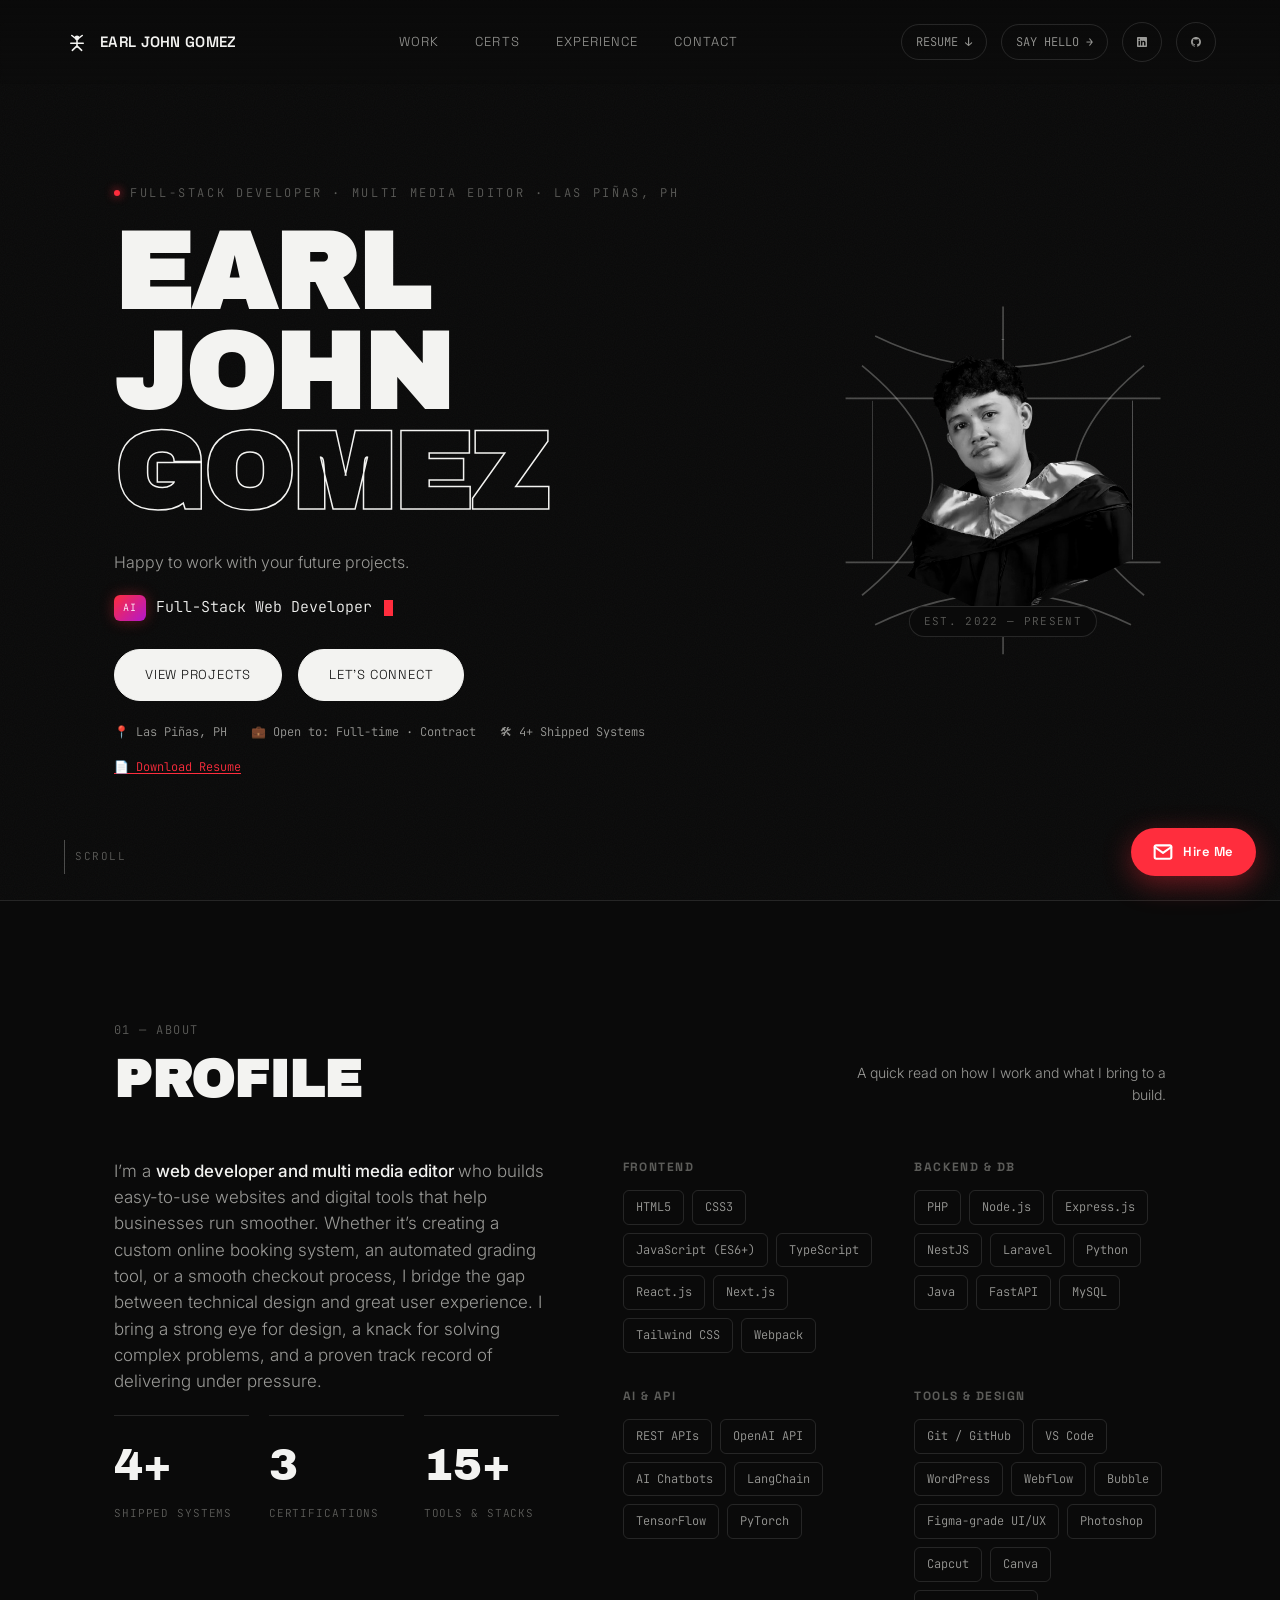
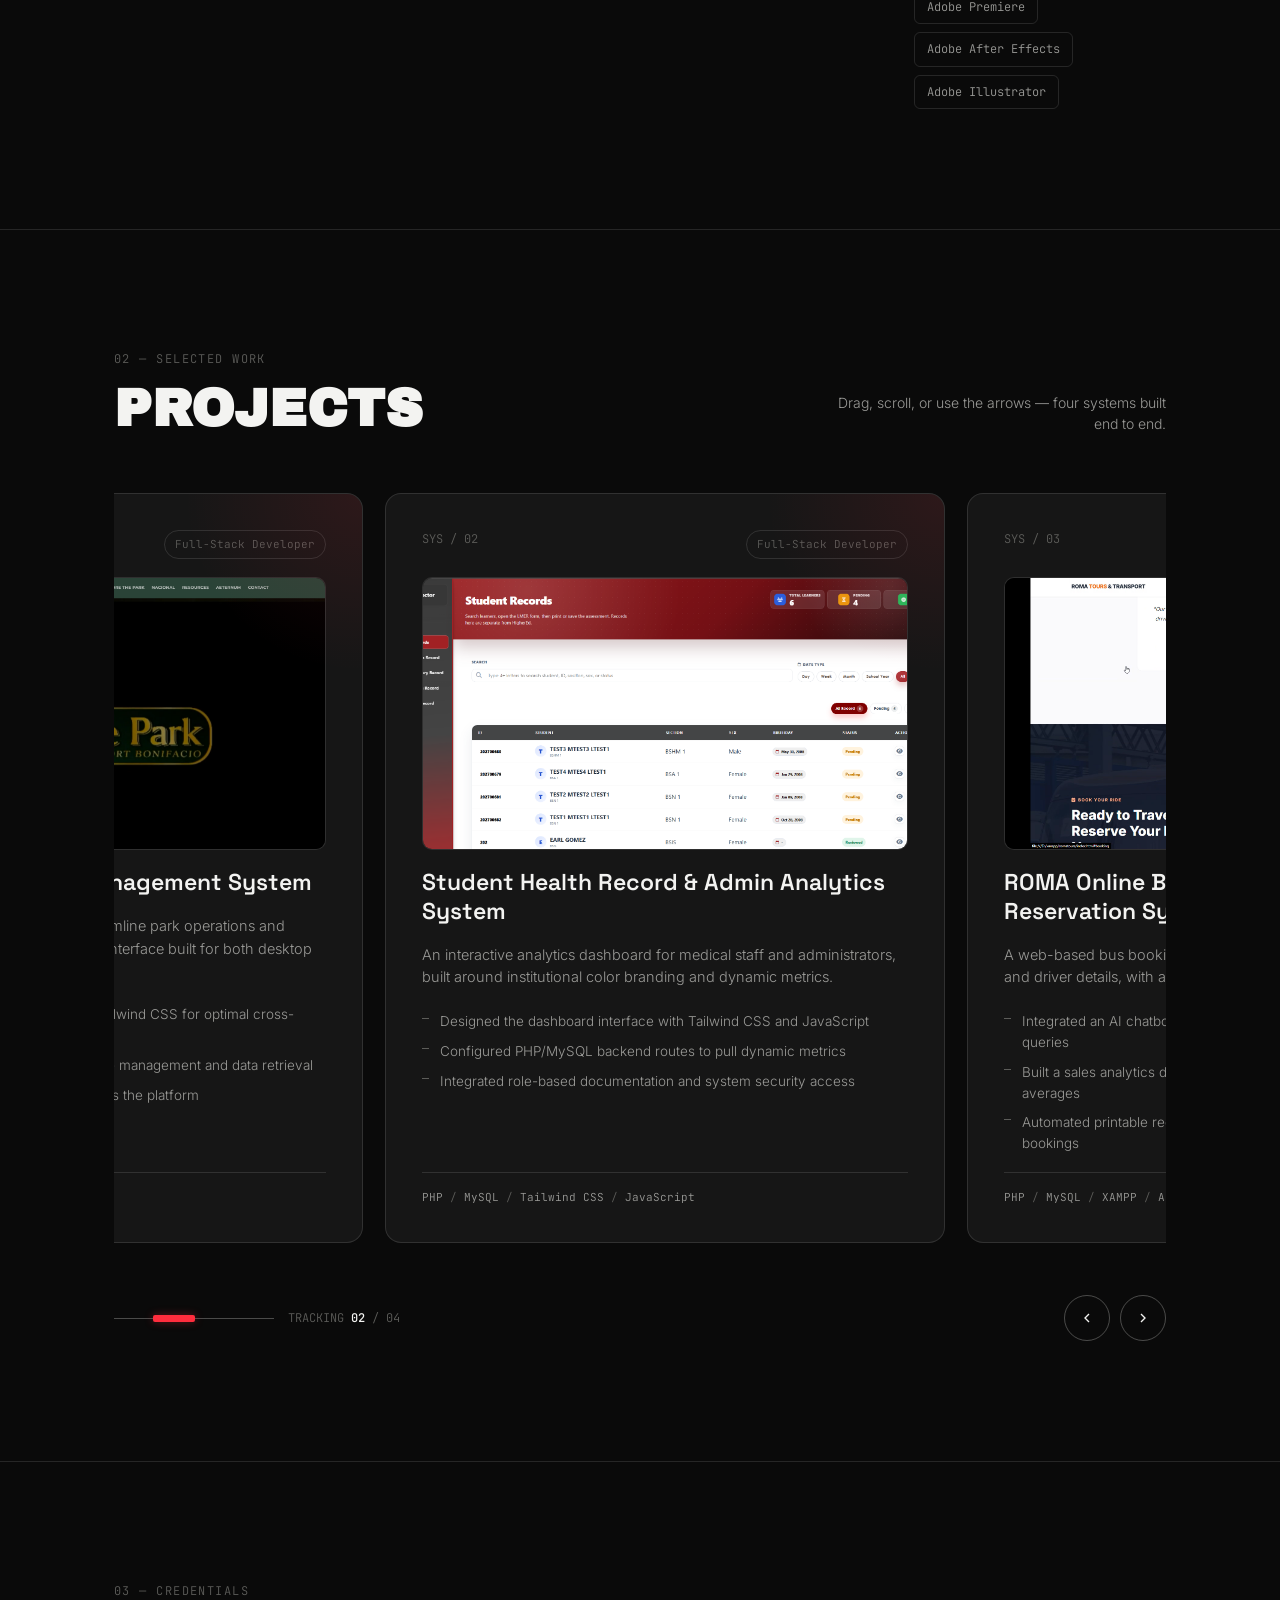
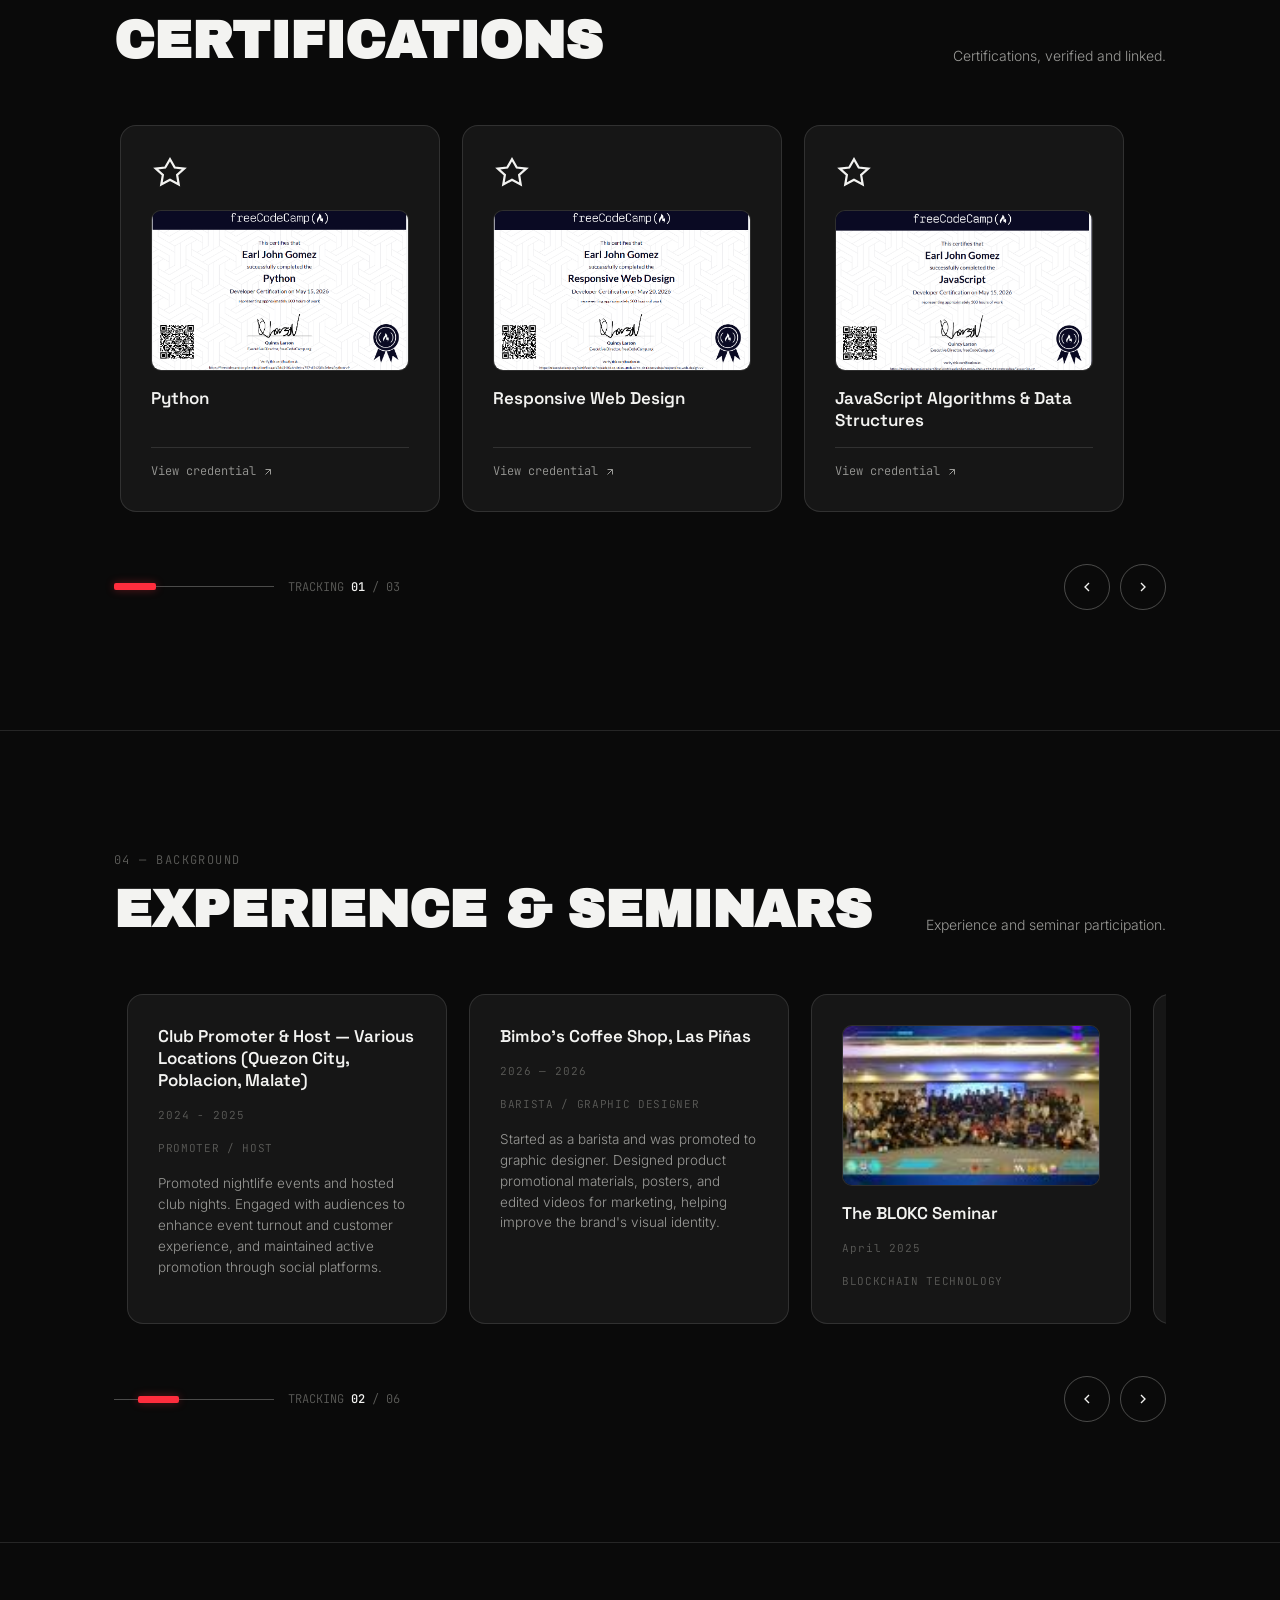
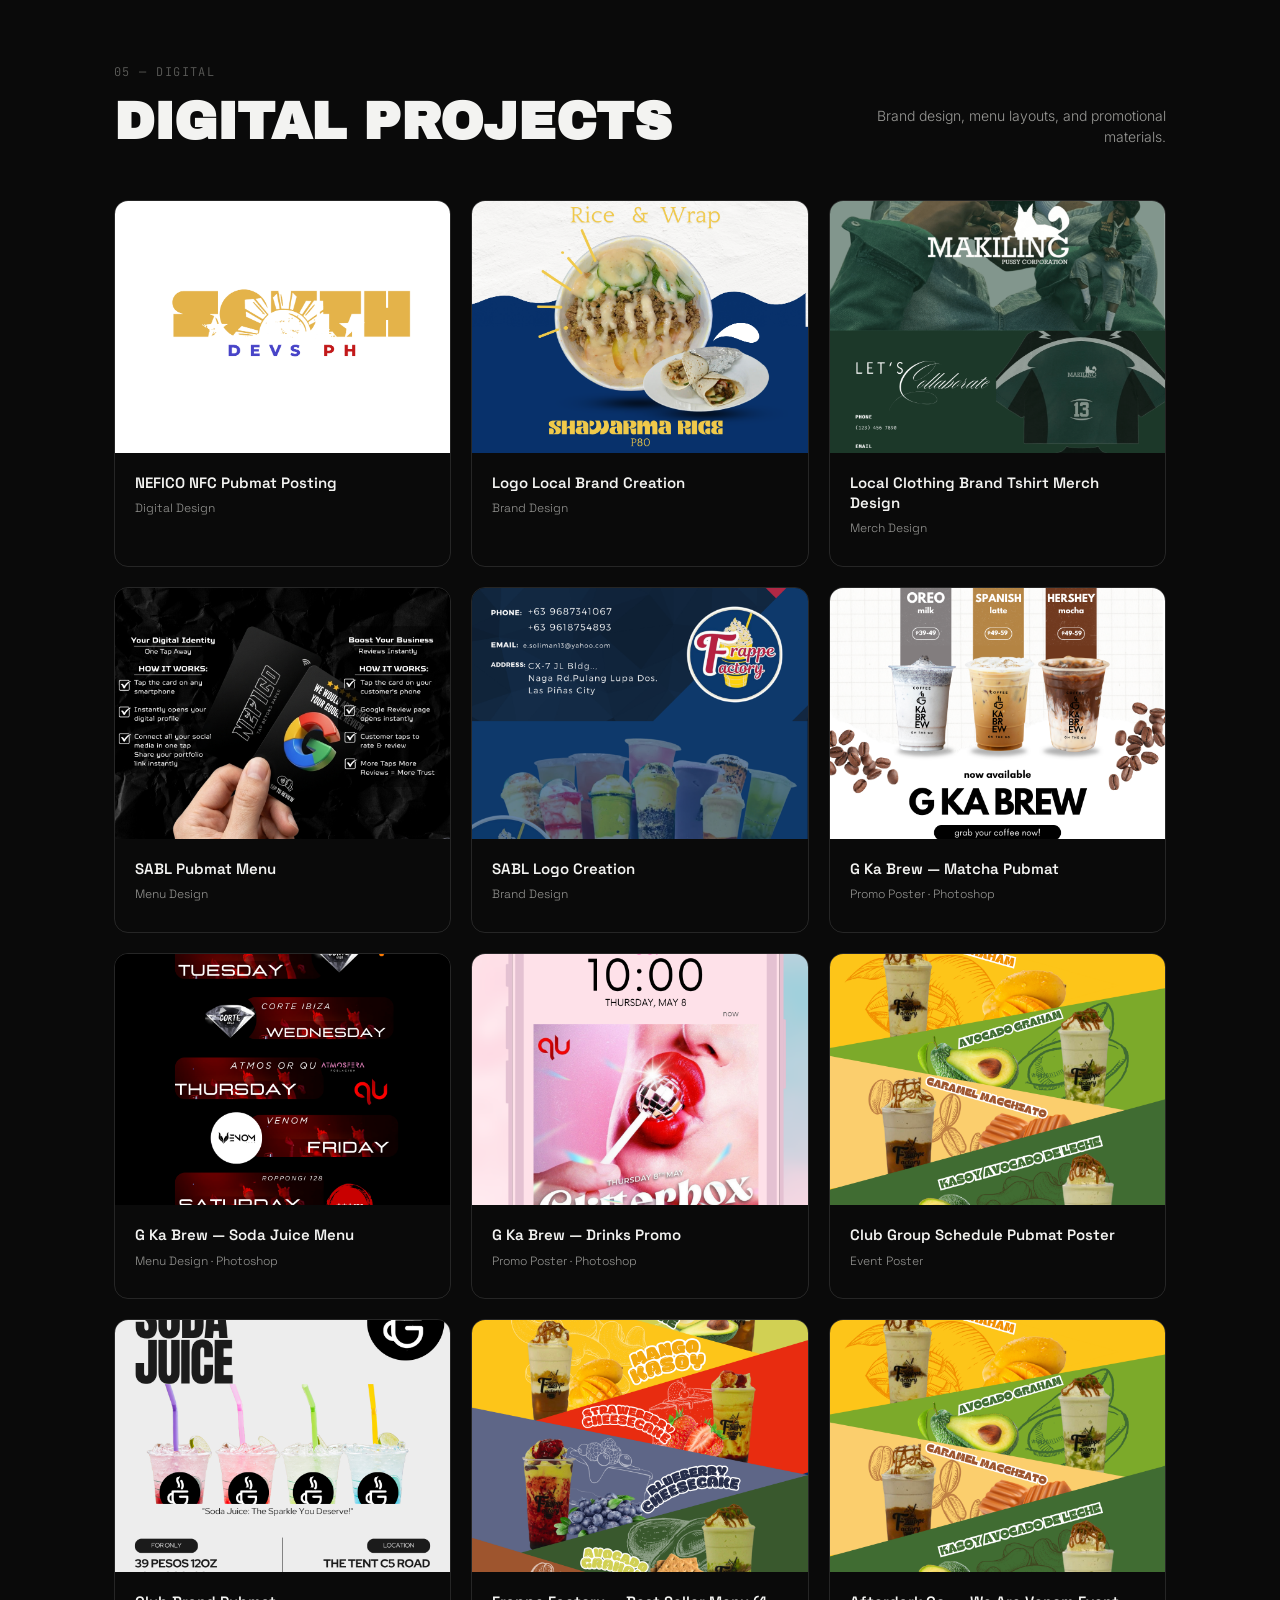
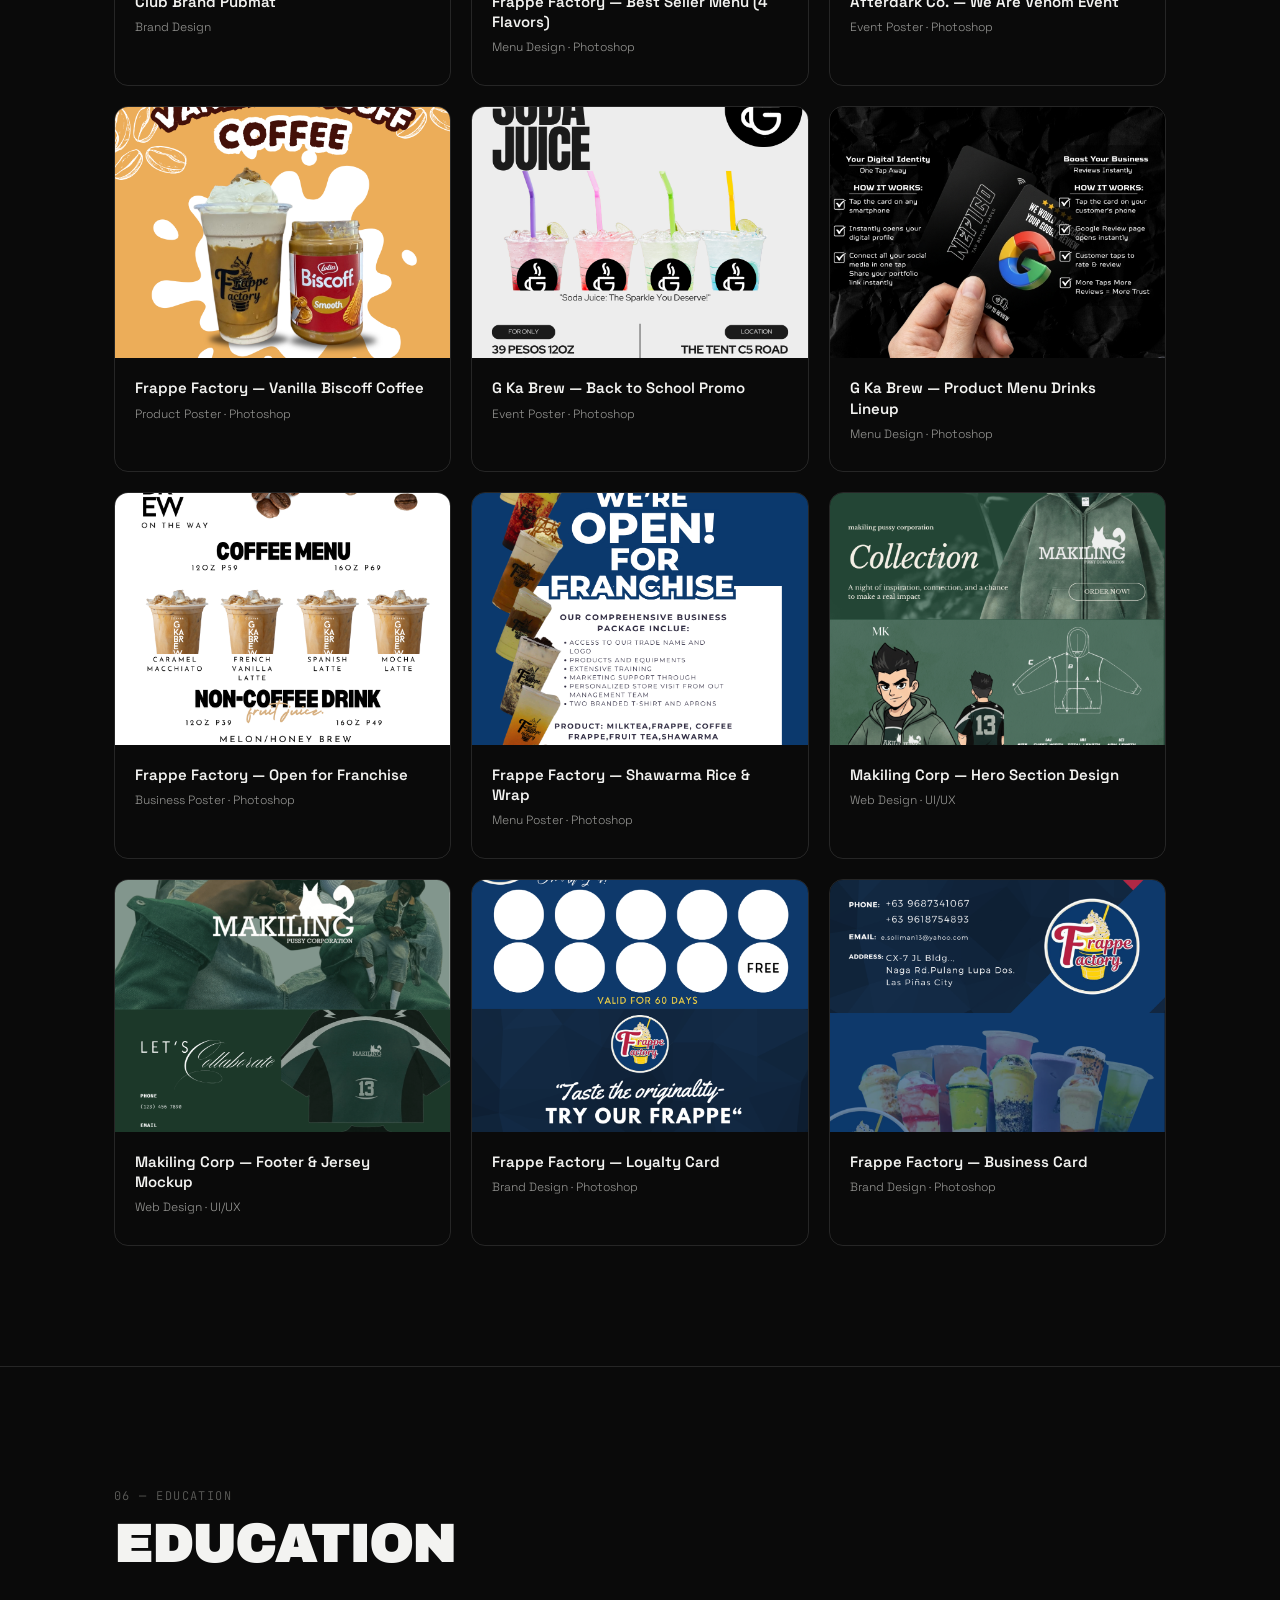
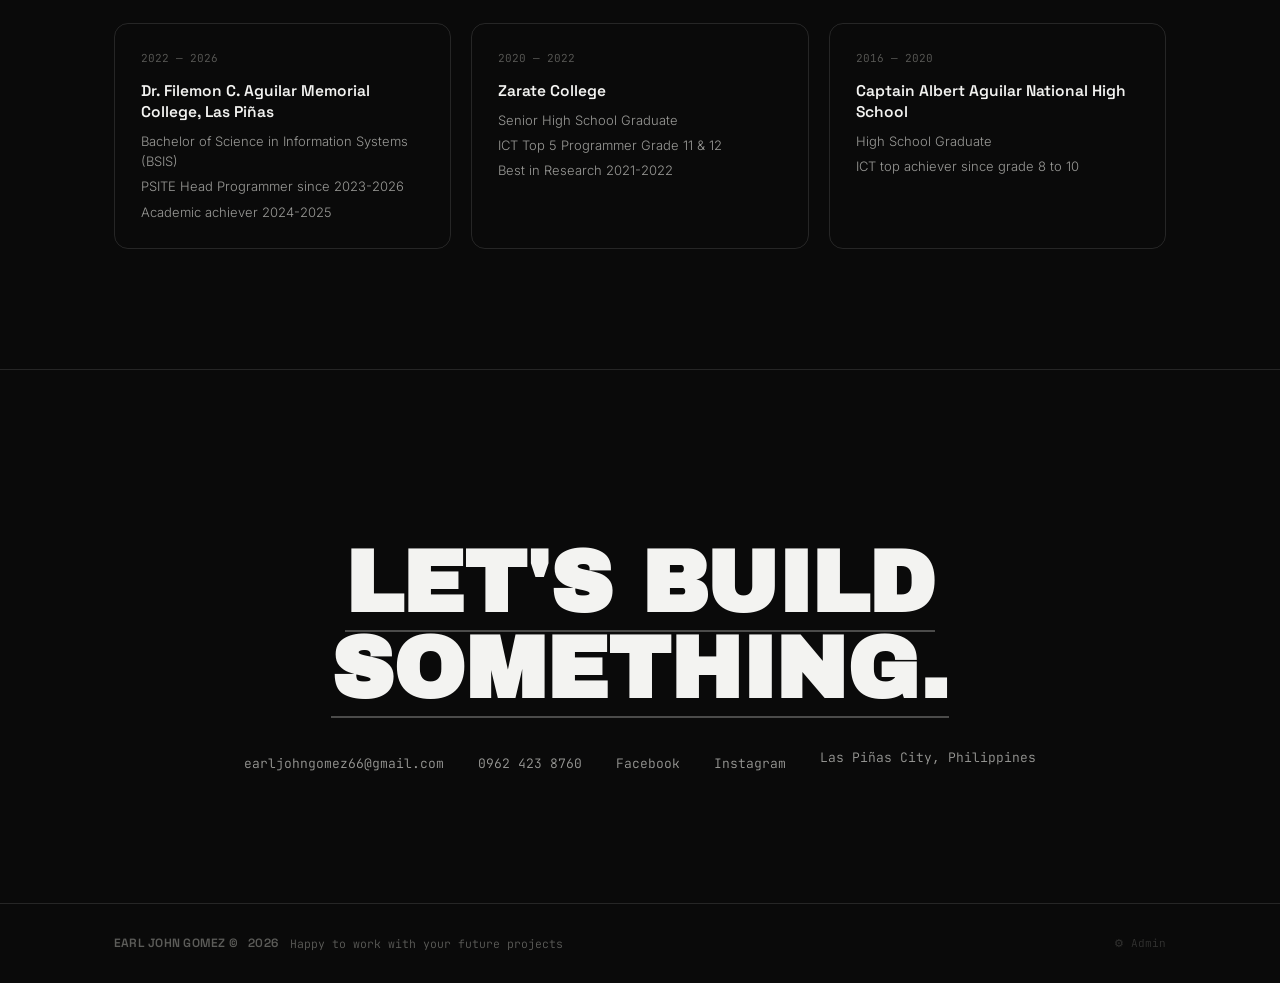
<file: index.html>
<!doctype html>
<html lang="en">
  <head>
    <meta charset="UTF-8" />
    <meta name="viewport" content="width=device-width, initial-scale=1.0" />
    <title>Earl John Gomez — Full-Stack Web Developer</title>
    <meta
      name="description"
      content="Portfolio of Earl John Gomez, full-stack web developer."
    />
    <meta property="og:type" content="website" />
    <meta
      property="og:title"
      content="Earl John Gomez — Full-Stack Web Developer"
    />
    <meta
      property="og:description"
      content="Full-stack developer building responsive web apps, AI-integrated platforms, and backend systems."
    />
    <meta name="twitter:card" content="summary" />
    <meta
      name="twitter:title"
      content="Earl John Gomez — Full-Stack Web Developer"
    />
    <meta
      name="twitter:description"
      content="Full-stack developer building responsive web apps, AI-integrated platforms, and backend systems."
    />
    <script type="application/ld+json">
    {
      "@context": "https://schema.org",
      "@type": "Person",
      "name": "Earl John Gomez",
      "jobTitle": "Full-Stack Developer",
      "description": "Full-stack web developer and multimedia editor building responsive web apps, AI-integrated platforms, and backend systems.",
      "url": "https://earljohngomez.com",
      "sameAs": [
        "https://linkedin.com/in/earljohngomez",
        "https://github.com/unknownun0",
        "https://www.facebook.com/itsm3earljohn/"
      ],
      "knowsAbout": [
        "PHP", "JavaScript", "React.js", "Next.js", "TypeScript",
        "Node.js", "Express.js", "MySQL", "Tailwind CSS",
        "OpenAI API", "AI Chatbots", "REST APIs", "LangChain",
        "Photoshop", "Premiere", "Illustrator", "Figma",
        "Git", "GitHub", "VS Code", "XAMPP"
      ],
      "address": {
        "@type": "PostalAddress",
        "addressLocality": "Las Piñas",
        "addressCountry": "PH"
      },
      "email": "mailto:earljohngomez66@gmail.com"
    }
    </script>
    <link rel="preconnect" href="https://fonts.googleapis.com" />
    <link rel="preconnect" href="https://fonts.gstatic.com" crossorigin />
    <link
      href="https://fonts.googleapis.com/css2?family=Space+Grotesk:wght@400;500;600;700&family=Archivo+Black&family=Inter:wght@300;400;500;600&family=JetBrains+Mono:wght@400;500&display=swap"
      rel="stylesheet"
    />
    <link
      rel="icon"
      href="data:image/svg+xml,%3Csvg xmlns='http://www.w3.org/2000/svg' viewBox='0 0 100 100'%3E%3Crect width='100' height='100' fill='%230a0a0a'/%3E%3Cg stroke='%23f3f3f1' stroke-width='6' fill='none' stroke-linecap='round'%3E%3Cpath d='M50 30 L50 70 M50 40 L30 25 M50 40 L70 25 M50 55 L26 55 M50 55 L74 55 M50 65 L32 82 M50 65 L68 82'/%3E%3Ccircle cx='50' cy='34' r='9' fill='%23f3f3f1' stroke='none'/%3E%3C/g%3E%3C/svg%3E"
    />
    <link rel="stylesheet" href="styles.css" />
  </head>
  <body>
    <canvas id="thread-canvas"></canvas>
    <div class="grain"></div>

    <nav id="nav">
      <a href="#top" class="brand">
        <svg viewBox="0 0 100 100" fill="none">
          <g stroke="currentColor" stroke-width="6" stroke-linecap="round">
            <path
              d="M50 30 L50 70 M50 40 L30 25 M50 40 L70 25 M50 55 L26 55 M50 55 L74 55 M50 65 L32 82 M50 65 L68 82"
            />
            <circle cx="50" cy="34" r="9" fill="currentColor" stroke="none" />
          </g>
        </svg>
        EARL&nbsp;JOHN&nbsp;GOMEZ
      </a>
      <ul class="nav-links">
        <li><a href="#work">Work</a></li>
        <li><a href="#certs">Certs</a></li>
        <li><a href="#experience">Experience</a></li>
        <li><a href="#contact">Contact</a></li>
      </ul>
      <div class="nav-right">
        <a
          href="ATS CV EARL.pdf"
          download
          class="nav-cta"
          id="navResume"
          >RESUME ↓</a
        >
        <a href="mailto:earljohngomez66@gmail.com" class="nav-cta nav-hello"
          >SAY HELLO →</a
        >
        <a href="https://linkedin.com/in/earljohngomez" target="_blank" rel="noopener" class="nav-cta nav-social" aria-label="LinkedIn" title="LinkedIn">
          <svg width="18" height="18" viewBox="0 0 24 24" fill="currentColor"><path d="M20.447 20.452h-3.554v-5.569c0-1.328-.027-3.037-1.852-3.037-1.853 0-2.136 1.445-2.136 2.939v5.667H9.351V9h3.414v1.561h.046c.477-.9 1.637-1.85 3.37-1.85 3.601 0 4.267 2.37 4.267 5.455v6.286zM5.337 7.433c-1.144 0-2.063-.926-2.063-2.065 0-1.138.92-2.063 2.063-2.063 1.14 0 2.064.925 2.064 2.063 0 1.139-.925 2.065-2.064 2.065zm1.782 13.019H3.555V9h3.564v11.452zM22.225 0H1.771C.792 0 0 .774 0 1.729v20.542C0 23.227.792 24 1.771 24h20.451C23.2 24 24 23.227 24 22.271V1.729C24 .774 23.2 0 22.222 0h.003z"/></svg>
        </a>
        <a href="https://github.com/unknownun0" target="_blank" rel="noopener" class="nav-cta nav-social" aria-label="GitHub" title="GitHub">
          <svg width="18" height="18" viewBox="0 0 24 24" fill="currentColor"><path d="M12 0C5.374 0 0 5.373 0 12c0 5.302 3.438 9.8 8.207 11.387.599.111.793-.261.793-.577v-2.234c-3.338.726-4.033-1.416-4.033-1.416-.546-1.387-1.333-1.756-1.333-1.756-1.089-.745.083-.729.083-.729 1.205.084 1.839 1.237 1.839 1.237 1.07 1.834 2.807 1.304 3.492.997.107-.775.418-1.305.762-1.604-2.665-.305-5.467-1.334-5.467-5.931 0-1.311.469-2.381 1.236-3.221-.124-.303-.535-1.524.117-3.176 0 0 1.008-.322 3.301 1.23A11.509 11.509 0 0112 5.803c1.02.005 2.047.138 3.006.404 2.291-1.552 3.297-1.23 3.297-1.23.653 1.653.242 2.874.118 3.176.77.84 1.235 1.911 1.235 3.221 0 4.609-2.807 5.624-5.479 5.921.43.372.823 1.102.823 2.222v3.293c0 .319.192.694.801.576C20.566 21.797 24 17.3 24 12c0-6.627-5.373-12-12-12z"/></svg>
        </a>
        <button
          class="nav-toggle"
          id="navToggle"
          aria-label="Toggle menu"
          aria-expanded="false"
          aria-controls="navDrawer"
        >
          <span></span><span></span><span></span>
        </button>
      </div>
    </nav>

    <div class="nav-overlay" id="navOverlay"></div>
    <aside class="nav-drawer" id="navDrawer" aria-hidden="true">
      <div class="drawer-head">
        <span class="drawer-label">MENU</span>
        <button class="drawer-close" id="drawerClose" aria-label="Close menu">
          ✕
        </button>
      </div>
      <ul class="drawer-links">
        <li><a href="#top">Home</a></li>
        <li><a href="#work">Work</a></li>
        <li><a href="#certs">Certs</a></li>
        <li><a href="#experience">Experience</a></li>
        <li><a href="#education">Education</a></li>
        <li><a href="#contact">Contact</a></li>
      </ul>
      <div class="drawer-foot">
        <a
          href="ATS CV EARL.pdf"
          download
          class="btn primary"
          >Download Resume</a
        >
        <a
          href="mailto:earljohngomez66@gmail.com"
          class="btn ghost"
          >Say Hello</a
        >
        <div style="display:flex;gap:12px;justify-content:center;margin-top:16px">
          <a href="https://linkedin.com/in/earljohngomez" target="_blank" rel="noopener" class="nav-social" aria-label="LinkedIn" style="width:44px;height:44px">
            <svg width="20" height="20" viewBox="0 0 24 24" fill="currentColor"><path d="M20.447 20.452h-3.554v-5.569c0-1.328-.027-3.037-1.852-3.037-1.853 0-2.136 1.445-2.136 2.939v5.667H9.351V9h3.414v1.561h.046c.477-.9 1.637-1.85 3.37-1.85 3.601 0 4.267 2.37 4.267 5.455v6.286zM5.337 7.433c-1.144 0-2.063-.926-2.063-2.065 0-1.138.92-2.063 2.063-2.063 1.14 0 2.064.925 2.064 2.063 0 1.139-.925 2.065-2.064 2.065zm1.782 13.019H3.555V9h3.564v11.452zM22.225 0H1.771C.792 0 0 .774 0 1.729v20.542C0 23.227.792 24 1.771 24h20.451C23.2 24 24 23.227 24 22.271V1.729C24 .774 23.2 0 22.222 0h.003z"/></svg>
          </a>
          <a href="https://github.com/unknownun0" target="_blank" rel="noopener" class="nav-social" aria-label="GitHub" style="width:44px;height:44px">
            <svg width="20" height="20" viewBox="0 0 24 24" fill="currentColor"><path d="M12 0C5.374 0 0 5.373 0 12c0 5.302 3.438 9.8 8.207 11.387.599.111.793-.261.793-.577v-2.234c-3.338.726-4.033-1.416-4.033-1.416-.546-1.387-1.333-1.756-1.333-1.756-1.089-.745.083-.729.083-.729 1.205.084 1.839 1.237 1.839 1.237 1.07 1.834 2.807 1.304 3.492.997.107-.775.418-1.305.762-1.604-2.665-.305-5.467-1.334-5.467-5.931 0-1.311.469-2.381 1.236-3.221-.124-.303-.535-1.524.117-3.176 0 0 1.008-.322 3.301 1.23A11.509 11.509 0 0112 5.803c1.02.005 2.047.138 3.006.404 2.291-1.552 3.297-1.23 3.297-1.23.653 1.653.242 2.874.118 3.176.77.84 1.235 1.911 1.235 3.221 0 4.609-2.807 5.624-5.479 5.921.43.372.823 1.102.823 2.222v3.293c0 .319.192.694.801.576C20.566 21.797 24 17.3 24 12c0-6.627-5.373-12-12-12z"/></svg>
          </a>
        </div>
      </div>
    </aside>

    <header class="hero" id="top">
      <div class="wrap hero-grid">
        <div>
          <p
            class="eyebrow"
            style="animation: fadeUp 0.8s var(--ease) forwards"
          >
            <span class="dot"></span> FULL-STACK DEVELOPER · Multi media editor · LAS PIÑAS, PH
          </p>
          <h1>
            <span class="line"><span>EARL JOHN</span></span>
            <span class="line"><span>GOMEZ</span></span>
          </h1>
          <p class="hero-sub">
            Happy to work with your future projects.
          </p>
          <p class="type-line" aria-live="polite">
            <span class="ai-chip">AI</span
            ><span id="typeText"></span><span class="type-caret" aria-hidden="true"></span>
          </p>
          <div class="hero-actions">
            <a href="#work" class="btn primary">View Projects</a>
            <a href="https://www.facebook.com/itsm3earljohn/" class="btn primary">Let's Connect</a>
          </div>
          <div class="quick-facts" data-reveal>
            <span>📍 Las Piñas, PH</span>
            <span>💼 Open to: Full-time · Contract</span>
            <span>🛠 4+ Shipped Systems</span>
            <a href="ATS CV EARL.pdf" download>📄 Download Resume</a>
          </div>
        </div>

        <div class="hero-portrait">
          <svg
            class="web-frame"
            viewBox="0 0 200 220"
            xmlns="http://www.w3.org/2000/svg"
          >
            <path class="draw" d="M100 4 L100 216" />
            <path class="draw" d="M4 60 L196 60" />
            <path class="draw" d="M4 160 L196 160" />
            <path class="draw" d="M22 22 Q100 60 178 22" />
            <path class="draw" d="M22 198 Q100 160 178 198" />
            <path class="draw" d="M14 40 Q100 110 14 180" />
            <path class="draw" d="M186 40 Q100 110 186 180" />
          </svg>
          <div class="portrait-clip">
            <img
              src="image/profile.png"
              alt="Earl John Gomez"
            />
          </div>
          <span class="portrait-tag">EST. 2022 — PRESENT</span>
        </div>
      </div>

      <div class="scroll-cue"><span class="bar"></span> SCROLL</div>
    </header>

    <section class="pad hairline" id="about">
      <div class="wrap">
        <div class="sec-head" data-reveal>
          <div>
            <span class="sec-num">01 — ABOUT</span>
            <h2 class="sec-title">Profile</h2>
          </div>
          <p class="sec-desc">
            A quick read on how I work and what I bring to a build.
          </p>
        </div>
        <div class="about-grid">
          <div data-reveal>
            <p>
              I’m a <strong>   web developer and multi media editor </strong>
             who builds easy-to-use websites and digital tools that help businesses run smoother. 
              Whether it’s creating a custom online booking system, an automated grading tool,
              or a smooth checkout process, I bridge the gap between technical design and great user experience.
              I bring a strong eye for design, a knack for solving complex problems, 
              and a proven track record of delivering under pressure.
            </p>

            
            <div class="stat-row">
              <div class="stat">
                <div class="num" data-count="4" data-suffix="+">0</div>
                <div class="lbl">Shipped Systems</div>
              </div>
              <div class="stat">
                <div class="num" data-count="3" data-suffix="">0</div>
                <div class="lbl">Certifications</div>
              </div>
              <div class="stat">
                <div class="num" data-count="15" data-suffix="+">0</div>
                <div class="lbl">Tools &amp; Stacks</div>
              </div>
            </div>
          </div>

          <div class="skill-cols" data-reveal>
            <div class="skill-cat">
              <h4>Frontend</h4>
              <div class="tag-list">
                <span class="tag">HTML5</span><span class="tag">CSS3</span
                ><span class="tag">JavaScript (ES6+)</span
                ><span class="tag">TypeScript</span
                ><span class="tag">React.js</span
                ><span class="tag">Next.js</span
                ><span class="tag">Tailwind CSS</span
                ><span class="tag">Webpack</span>
              </div>
            </div>
            <div class="skill-cat">
              <h4>Backend &amp; DB</h4>
              <div class="tag-list">
                <span class="tag">PHP</span><span class="tag">Node.js</span
                ><span class="tag">Express.js</span
                ><span class="tag">NestJS</span><span class="tag">Laravel</span
                ><span class="tag">Python</span><span class="tag">Java</span
                ><span class="tag">FastAPI</span><span class="tag">MySQL</span>
              </div>
            </div>
            <div class="skill-cat">
              <h4>AI &amp; API</h4>
              <div class="tag-list">
                <span class="tag">REST APIs</span
                ><span class="tag">OpenAI API</span
                ><span class="tag">AI Chatbots</span
                ><span class="tag">LangChain</span
                ><span class="tag">TensorFlow</span
                ><span class="tag">PyTorch</span>
              </div>
            </div> 
            <div class="skill-cat">
              <h4>Tools &amp; Design</h4>
              <div class="tag-list">
                <span class="tag">Git / GitHub</span
                ><span class="tag">VS Code</span
                ><span class="tag">WordPress</span
                ><span class="tag">Webflow</span><span class="tag">Bubble</span
                ><span class="tag">Figma-grade UI/UX</span
                ><span class="tag">Photoshop</span>
                <span class="tag">Capcut</span
                ><span class="tag">Canva</span
                ><span class="tag">Adobe Premiere</span
                ><span class="tag">Adobe After Effects</span
                ><span class="tag">Adobe Illustrator</span>
              </div>
            </div>
          </div>
        </div>
      </div>
    </section>

    <section class="pad hairline" id="work">
      <div class="wrap">
        <div class="sec-head" data-reveal>
          <div>
            <span class="sec-num">02 — SELECTED WORK</span>
            <h2 class="sec-title">Projects</h2>
          </div>
          <p class="sec-desc">
            Drag, scroll, or use the arrows — four systems built end to end.
          </p>
        </div>

        <div class="carousel-shell" data-reveal>
          <div class="carousel-track" id="projTrack"></div>
          <div class="carousel-controls">
            <div class="car-track-index">
              <div class="track-bar"><em id="projFill"></em></div>
              <span class="track-label"
                >TRACKING <b id="projCount">01</b> / 04</span
              >
            </div>
            <div class="car-arrows">
              <button
                class="car-arrow"
                id="projPrev"
                aria-label="Previous project"
              >
                <svg
                  viewBox="0 0 24 24"
                  fill="none"
                  stroke="currentColor"
                  stroke-width="2"
                >
                  <path d="M15 18l-6-6 6-6" />
                </svg>
              </button>
              <button class="car-arrow" id="projNext" aria-label="Next project">
                <svg
                  viewBox="0 0 24 24"
                  fill="none"
                  stroke="currentColor"
                  stroke-width="2"
                >
                  <path d="M9 18l6-6-6-6" />
                </svg>
              </button>
            </div>
          </div>
        </div>
      </div>
    </section>

    <section class="pad hairline" id="certs">
      <div class="wrap">
        <div class="sec-head" data-reveal>
          <div>
            <span class="sec-num">03 — CREDENTIALS</span>
            <h2 class="sec-title">Certifications</h2>
          </div>
          <p class="sec-desc">
             Certifications, verified and linked.
          </p>
        </div>

        <div class="carousel-shell" data-reveal>
          <div class="carousel-track" id="certTrack"></div>
          <div class="carousel-controls">
            <div class="car-track-index">
              <div class="track-bar"><em id="certFill"></em></div>
              <span class="track-label"
                >TRACKING <b id="certCount">01</b> / 03</span
              >
            </div>
            <div class="car-arrows">
              <button
                class="car-arrow"
                id="certPrev"
                aria-label="Previous certificate"
              >
                <svg
                  viewBox="0 0 24 24"
                  fill="none"
                  stroke="currentColor"
                  stroke-width="2"
                >
                  <path d="M15 18l-6-6 6-6" />
                </svg>
              </button>
              <button
                class="car-arrow"
                id="certNext"
                aria-label="Next certificate"
              >
                <svg
                  viewBox="0 0 24 24"
                  fill="none"
                  stroke="currentColor"
                  stroke-width="2"
                >
                  <path d="M9 18l6-6-6-6" />
                </svg>
              </button>
            </div>
          </div>
        </div>
      </div>
    </section>

    <section class="pad hairline" id="experience">
      <div class="wrap">
        <div class="sec-head" data-reveal>
          <div>
            <span class="sec-num">04 — BACKGROUND</span>
            <h2 class="sec-title">Experience &amp; Seminars</h2>
          </div>
          <p class="sec-desc">
             Experience and seminar participation.
          </p>
        </div>

        <div class="carousel-shell" data-reveal>
          <div class="carousel-track" id="expTrack"></div>
          <div class="carousel-controls">
            <div class="car-track-index">
              <div class="track-bar"><em id="expFill"></em></div>
              <span class="track-label"
                >TRACKING <b id="expCount">01</b> / 06</span
              >
            </div>
            <div class="car-arrows">
              <button
                class="car-arrow"
                id="expPrev"
                aria-label="Previous experience"
              >
                <svg
                  viewBox="0 0 24 24"
                  fill="none"
                  stroke="currentColor"
                  stroke-width="2"
                >
                  <path d="M15 18l-6-6 6-6" />
                </svg>
              </button>
              <button
                class="car-arrow"
                id="expNext"
                aria-label="Next experience"
              >
                <svg
                  viewBox="0 0 24 24"
                  fill="none"
                  stroke="currentColor"
                  stroke-width="2"
                >
                  <path d="M9 18l6-6-6-6" />
                </svg>
              </button>
            </div>
          </div>
        </div>
      </div>
    </section>

    <section class="pad hairline" id="digital">
      <div class="wrap">
        <div class="sec-head" data-reveal>
          <div>
            <span class="sec-num">05 — DIGITAL</span>
            <h2 class="sec-title">Digital Projects</h2>
          </div>
          <p class="sec-desc">
             Brand design, menu layouts, and promotional materials.
          </p>
        </div>
        <div class="dig-grid" id="digGrid" data-reveal></div>
      </div>
    </section>

    <!-- Image Lightbox -->
    <div class="lightbox" id="lightbox">
      <button class="lightbox-close" id="lightboxClose" aria-label="Close">&times;</button>
      <img class="lightbox-img" id="lightboxImg" alt="" />
    </div>

    <section class="pad hairline" id="education">
      <div class="wrap">
        <div class="sec-head" data-reveal>
          <div>
            <span class="sec-num">06 — EDUCATION</span>
            <h2 class="sec-title">Education</h2>
          </div>
        </div>
        <div class="edu-grid" id="eduGrid" data-reveal></div>
      </div>
    </section>

    <section class="hairline" id="contact">
      <div class="wrap contact-inner">
        <p class="eyebrow"><span class="dot"></span> 07 — CONTACT</p>
        <h2 class="contact-title">
          <a href="mailto:earljohngomez66@gmail.com"
            >Let's build<br />something.</a
          >
        </h2>
        <div class="contact-meta">
          <a href="mailto:earljohngomez66@gmail.com"
            id="emailLink"
            data-email="earljohngomez66@gmail.com">earljohngomez66@gmail.com
          </a>
          <a href="tel:+639624238760"
          id="phoneLink">0962 423 8760</a>
          <a href="https://www.facebook.com/earljohngomez66"
            id="facebooklink"
            target="_blank"
            rel="noopener noreferrer"
            >Facebook</a
          >
                    <a href="https://www.instagram.com/earljohngomez66"
            id="Instagramlink"
            target="_blank"
            rel="noopener noreferrer"
            >Instagram</a
          >
          <span>Las Piñas City, Philippines</span>
        </div>
        <p
          id="copyToast"
          style="
            margin-top: 16px;
            font-family: var(--mono);
            font-size: 11px;
            color: var(--fg-faint);
            opacity: 0;
            transition: opacity 0.3s;
          "
        >
          Email copied to clipboard
        </p>
      </div>
    </section>

    <footer>
      <div class="wrap foot-row">
        <span class="brand">EARL JOHN GOMEZ © <span id="year">2026</span></span>
        <span>Happy to work with your future projects</span>
        <a href="admin.html" style="font-size:11px;color:var(--fg-faint);margin-left:auto;opacity:0.5;transition:0.3s;" onmouseover="this.style.opacity=1" onmouseout="this.style.opacity=0.5">⚙ Admin</a>
      </div>
    </footer>

    <a href="mailto:earljohngomez66@gmail.com" class="contact-fab" aria-label="Email me">
      <svg width="20" height="20" viewBox="0 0 24 24" fill="none" stroke="currentColor" stroke-width="2.5" stroke-linecap="round" stroke-linejoin="round"><path d="M4 4h16c1.1 0 2 .9 2 2v12c0 1.1-.9 2-2 2H4c-1.1 0-2-.9-2-2V6c0-1.1.9-2 2-2z"/><polyline points="22,6 12,13 2,6"/></svg>
      <span>Hire Me</span>
    </a>

    <script src="script.js"></script>
  </body>
</html>
</file>
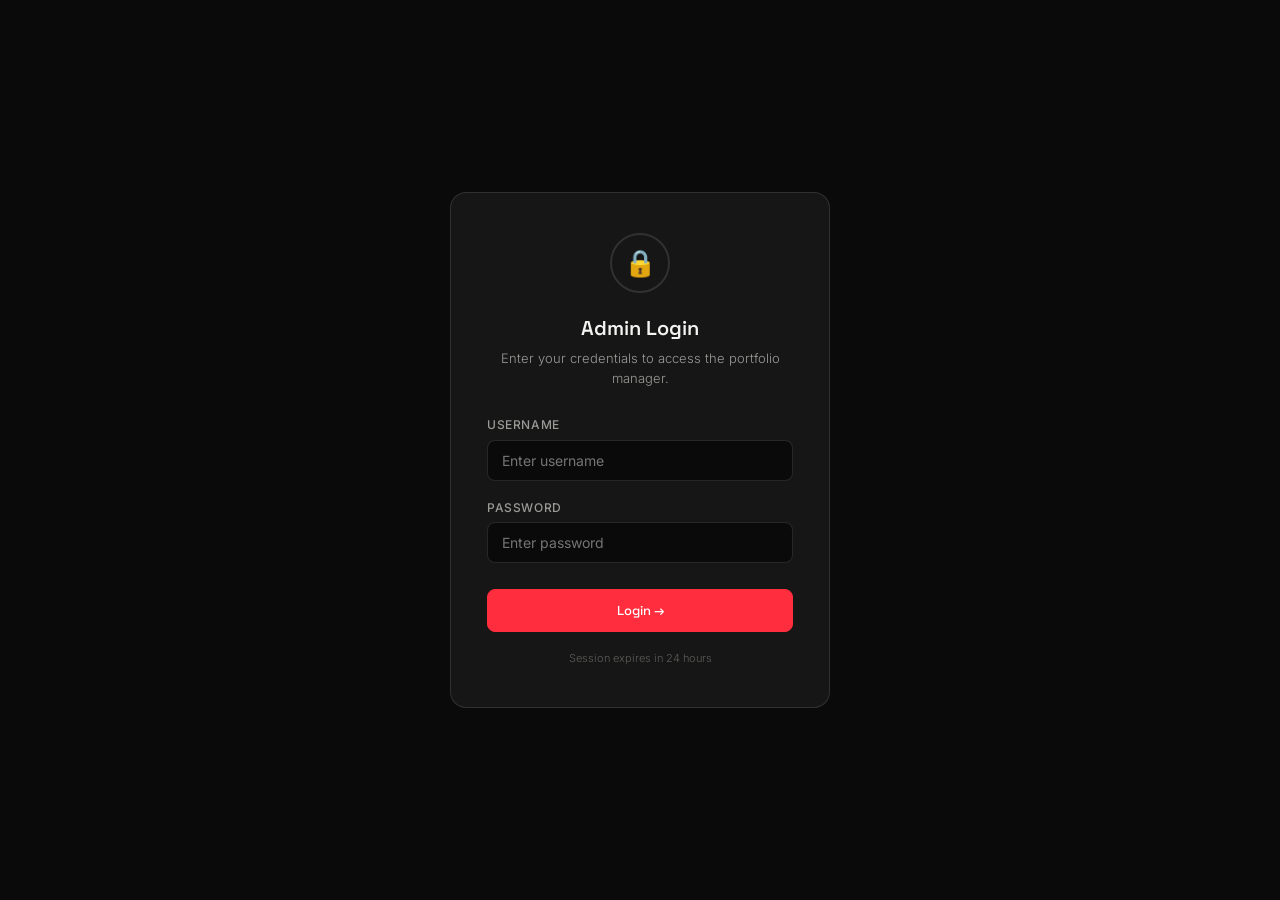
<file: admin.html>
<!doctype html>
<html lang="en">
  <head>
    <meta charset="UTF-8" />
    <meta name="viewport" content="width=device-width, initial-scale=1.0" />
    <title>Admin — Portfolio Manager</title>
    <link rel="preconnect" href="https://fonts.googleapis.com" />
    <link rel="preconnect" href="https://fonts.gstatic.com" crossorigin />
    <link href="https://fonts.googleapis.com/css2?family=Space+Grotesk:wght@400;500;600;700&family=Inter:wght@300;400;500;600&display=swap" rel="stylesheet" />
    <style>
      :root{--bg:#0a0a0a;--bg-soft:#131313;--panel:#161616;--line:rgba(243,243,241,.12);--line-strong:rgba(243,243,241,.28);--fg:#f3f3f1;--fg-dim:#9a9a97;--fg-faint:#5c5c59;--accent:#ff2d3d;--head:"Space Grotesk",sans-serif;--body:"Inter",sans-serif;--ease:cubic-bezier(.16,.84,.44,1)}
      *{margin:0;padding:0;box-sizing:border-box}
      body{background:var(--bg);color:var(--fg);font-family:var(--body);font-weight:300;line-height:1.55;min-height:100vh}
      a{color:inherit;text-decoration:none}
      /* Header */
      .admin-header{padding:20px clamp(20px,4vw,48px);border-bottom:1px solid var(--line);display:flex;align-items:center;justify-content:space-between;position:sticky;top:0;background:rgba(10,10,10,.95);backdrop-filter:blur(10px);z-index:100;gap:16px;flex-wrap:wrap}
      .admin-header h1{font-family:var(--head);font-size:18px;font-weight:600;white-space:nowrap}
      .admin-header h1 span{color:var(--accent)}
      .header-actions{display:flex;gap:10px;flex-wrap:wrap}
      /* Tabs */
      .tabs{display:flex;gap:4px;padding:12px clamp(20px,4vw,48px);border-bottom:1px solid var(--line);overflow-x:auto;-webkit-overflow-scrolling:touch}
      .tabs::-webkit-scrollbar{display:none}
      .tab{padding:8px 18px;border-radius:8px;font-family:var(--head);font-size:13px;font-weight:500;cursor:pointer;border:1px solid transparent;background:transparent;color:var(--fg-dim);white-space:nowrap;transition:.2s}
      .tab:hover{color:var(--fg);border-color:var(--line)}
      .tab.active{background:var(--accent);color:#fff;border-color:var(--accent)}
      /* Content */
      .content{padding:32px clamp(20px,4vw,48px);max-width:900px}
      .section{display:none}
      .section.active{display:block}
      .section h2{font-family:var(--head);font-size:22px;font-weight:600;margin-bottom:6px}
      .section .sub{color:var(--fg-dim);font-size:13px;margin-bottom:28px}
      /* Buttons */
      .btn{display:inline-flex;align-items:center;gap:6px;padding:9px 18px;border-radius:8px;font-family:var(--head);font-size:13px;font-weight:500;cursor:pointer;border:1px solid var(--line);background:transparent;color:var(--fg);transition:.2s;white-space:nowrap}
      .btn:hover{border-color:var(--fg);background:rgba(255,255,255,.04)}
      .btn.primary{background:var(--accent);border-color:var(--accent);color:#fff}
      .btn.primary:hover{background:#e62635}
      .btn.sm{padding:6px 12px;font-size:12px}
      .btn.danger{border-color:var(--accent);color:var(--accent)}
      .btn.danger:hover{background:rgba(255,45,61,.1)}
      /* Form */
      .form-group{margin-bottom:18px}
      .form-group label{display:block;font-size:12px;font-weight:500;color:var(--fg-dim);margin-bottom:5px;text-transform:uppercase;letter-spacing:.05em}
      .form-group input,.form-group textarea,.form-group select{width:100%;padding:11px 14px;border:1px solid var(--line);border-radius:8px;background:var(--bg);color:var(--fg);font-family:var(--body);font-size:14px;transition:.2s;outline:none}
      .form-group input:focus,.form-group textarea:focus{border-color:var(--accent)}
      .form-group textarea{resize:vertical;min-height:70px}
      .form-row{display:grid;grid-template-columns:1fr 1fr;gap:14px}
      /* Image preview */
      .img-preview{width:120px;height:90px;border-radius:8px;overflow:hidden;background:var(--panel);flex-shrink:0;border:1px solid var(--line)}
      .img-preview img{width:100%;height:100%;object-fit:cover}
      .img-preview.big{width:100%;aspect-ratio:4/3;height:auto}
      /* Item card */
      .item-card{border:1px solid var(--line);border-radius:12px;padding:20px;margin-bottom:16px;transition:.2s}
      .item-card:hover{border-color:var(--line-strong)}
      .item-card .item-header{display:flex;align-items:center;gap:14px;margin-bottom:12px}
      .item-card .item-num{font-size:11px;color:var(--fg-faint);font-family:monospace;min-width:28px}
      .item-card .item-title{font-family:var(--head);font-weight:600;font-size:15px;flex:1}
      .item-card .item-body{display:none}
      .item-card.open .item-body{display:block}
      .item-card .item-fields{display:flex;flex-direction:column;gap:14px}
      .item-actions{display:flex;gap:8px;margin-top:14px;flex-wrap:wrap}
      /* Tag input */
      .tag-list{display:flex;flex-wrap:wrap;gap:6px;margin-top:6px}
      .tag{background:var(--panel);border:1px solid var(--line);padding:4px 10px;border-radius:6px;font-size:12px;display:flex;align-items:center;gap:6px}
      .tag .tag-remove{cursor:pointer;color:var(--fg-faint);font-size:14px;line-height:1}
      .tag .tag-remove:hover{color:var(--accent)}
      /* Toast */
      .toast{position:fixed;bottom:24px;right:24px;background:var(--accent);color:#fff;padding:12px 20px;border-radius:8px;font-size:13px;font-weight:500;z-index:300;opacity:0;transform:translateY(10px);transition:.3s}
      .toast.show{opacity:1;transform:translateY(0)}
      /* ---- responsive ---- */
      @media(max-width:768px){
        .admin-header{padding:14px 16px}
        .admin-header h1{font-size:15px}
        .header-actions{width:100%}
        .header-actions .btn{flex:1;justify-content:center}
        .tabs{padding:10px 16px}
        .tab{padding:7px 14px;font-size:12px}
        .content{padding:20px 16px}
        .section h2{font-size:18px}
        .item-card .item-header{gap:10px}
        .item-card .item-title{font-size:13px}
      }
      @media(max-width:600px){
        .form-row{grid-template-columns:1fr}
        .tabs{gap:2px;overflow-x:auto;-webkit-overflow-scrolling:touch;scrollbar-width:none}
        .tabs::-webkit-scrollbar{display:none}
        .tab{padding:6px 10px;font-size:11px}
        .admin-header{flex-wrap:wrap}
        .header-actions{flex-wrap:wrap}
        .header-actions .btn{flex:1 1 45%;font-size:11px;padding:7px 10px}
        .content{padding:16px 12px}
        .section h2{font-size:16px}
        .section .sub{font-size:12px}
        .form-group input,.form-group textarea,.form-group select{font-size:13px;padding:10px 12px}
        .item-card{padding:14px;border-radius:10px;margin-bottom:12px}
        .item-card .item-num{font-size:10px;min-width:22px}
        .item-card .item-title{font-size:12px}
        .item-card .item-header{flex-wrap:wrap}
        .item-actions{flex-direction:column}
        .item-actions .btn{width:100%;justify-content:center}
        .img-preview{width:80px;height:60px}
        .img-preview.big{width:100%}
        .toast{left:16px;right:16px;bottom:16px;text-align:center;font-size:12px}
        .login-box{padding:28px 20px;max-width:320px}
        .login-box h2{font-size:18px}
        .login-box .lock-icon{width:50px;height:50px;font-size:22px}
      }
      @media(max-width:380px){
        .admin-header h1{font-size:13px}
        .tab{padding:5px 8px;font-size:10px}
        .content{padding:12px 10px}
        .form-group label{font-size:11px}
        .btn{padding:7px 12px;font-size:11px}
        .btn.sm{padding:5px 8px;font-size:10px}
        .login-box{padding:20px 16px;max-width:280px}
      }

      /* Login Screen */
      .login-wrap{display:flex;align-items:center;justify-content:center;min-height:100vh;padding:20px}
      .login-box{background:var(--panel);border:1px solid var(--line);border-radius:16px;padding:40px 36px;width:100%;max-width:380px;text-align:center}
      .login-box .lock-icon{width:60px;height:60px;border-radius:50%;border:2px solid var(--line);display:flex;align-items:center;justify-content:center;margin:0 auto 20px;font-size:26px}
      .login-box h2{font-family:var(--head);font-size:20px;font-weight:600;margin-bottom:4px}
      .login-box .login-sub{color:var(--fg-dim);font-size:13px;margin-bottom:28px}
      .login-box .form-group{text-align:left}
      .login-box .btn{width:100%;justify-content:center;padding:12px;margin-top:8px}
      .login-error{color:var(--accent);font-size:12px;margin-top:10px;display:none}
      .login-error.show{display:block}
      .hidden{display:none !important}
    </style>
  </head>
  <body>
    <!-- LOGIN SCREEN -->
    <div class="login-wrap" id="loginScreen">
      <div class="login-box">
        <div class="lock-icon">🔒</div>
        <h2>Admin Login</h2>
        <p class="login-sub">Enter your credentials to access the portfolio manager.</p>
        <div class="form-group">
          <label>Username</label>
          <input type="text" id="loginUser" placeholder="Enter username" autocomplete="off" />
        </div>
        <div class="form-group">
          <label>Password</label>
          <input type="password" id="loginPass" placeholder="Enter password" />
        </div>
        <p class="login-error" id="loginError">Invalid username or password. Try again.</p>
        <button class="btn primary" id="loginBtn" onclick="doLogin()">Login →</button>
        <p style="margin-top:18px;font-size:11px;color:var(--fg-faint)">Session expires in 24 hours</p>
      </div>
    </div>

    <!-- ADMIN PANEL (hidden until logged in) -->
    <div id="adminPanel" class="hidden">
    <header class="admin-header">
      <h1><span>Admin</span> — Portfolio Manager</h1>
      <div class="header-actions">
        <a href="index.html" class="btn">← Back to Site</a>
        <button class="btn danger" id="resetAllBtn">Reset All</button>
        <button class="btn primary" id="saveAllBtn">💾 Save All</button>
        <button class="btn" onclick="doLogout()" style="border-color:var(--accent);color:var(--accent)">🚪 Logout</button>
      </div>
    </header>

    <nav class="tabs" id="tabs">
      <button class="tab active" data-tab="global">Global</button>
      <button class="tab" data-tab="hero">Hero</button>
      <button class="tab" data-tab="about">About</button>
      <button class="tab" data-tab="sections">Sections</button>
      <button class="tab" data-tab="projects">Projects</button>
      <button class="tab" data-tab="certs">Certs</button>
      <button class="tab" data-tab="experience">Experience</button>
      <button class="tab" data-tab="digital">Digital</button>
      <button class="tab" data-tab="education">Education</button>
      <button class="tab" data-tab="contact">Contact</button>
    </nav>

    <div class="content">
      <!-- GLOBAL -->
      <div class="section active" id="sec-global">
        <h2>Global Settings</h2>
        <p class="sub">Nav brand name, footer text, copyright, and site-wide labels.</p>
        <div id="globalFields"></div>
      </div>

      <!-- HERO -->
      <div class="section" id="sec-hero">
        <h2>Hero Section</h2>
        <p class="sub">Name, title, typing roles, profile image, portrait tag, and scroll cue.</p>
        <div id="heroFields"></div>
      </div>

      <!-- ABOUT -->
      <div class="section" id="sec-about">
        <h2>About Section</h2>
        <p class="sub">Bio, stats, and skill tags.</p>
        <div id="aboutFields"></div>
        <h3 style="margin:24px 0 12px;font-size:15px;">Skills</h3>
        <div id="skillsFields"></div>
      </div>

      <!-- SECTION HEADERS -->
      <div class="section" id="sec-sections">
        <h2>Section Headers</h2>
        <p class="sub">Number, title, and description for each section on the page.</p>
        <div id="sectionsFields"></div>
      </div>

      <!-- PROJECTS -->
      <div class="section" id="sec-projects">
        <h2>Projects</h2>
        <p class="sub">Work items shown in the carousel.</p>
        <div id="projectsList"></div>
        <button class="btn" style="margin-top:12px" onclick="addItem('projects')">+ Add Project</button>
      </div>

      <!-- CERTS -->
      <div class="section" id="sec-certs">
        <h2>Certifications</h2>
        <p class="sub">Cert badges and credential links.</p>
        <div id="certsList"></div>
        <button class="btn" style="margin-top:12px" onclick="addItem('certs')">+ Add Certification</button>
      </div>

      <!-- EXPERIENCE -->
      <div class="section" id="sec-experience">
        <h2>Experience & Seminars</h2>
        <p class="sub">Work history and event participation.</p>
        <div id="experienceList"></div>
        <button class="btn" style="margin-top:12px" onclick="addItem('experience')">+ Add Experience</button>
      </div>

      <!-- DIGITAL -->
      <div class="section" id="sec-digital">
        <h2>Digital Projects</h2>
        <p class="sub">Design work shown in the grid.</p>
        <div id="digitalList"></div>
        <button class="btn" style="margin-top:12px" onclick="addItem('digital')">+ Add Digital Project</button>
      </div>

      <!-- EDUCATION -->
      <div class="section" id="sec-education">
        <h2>Education</h2>
        <p class="sub">School history.</p>
        <div id="educationList"></div>
        <button class="btn" style="margin-top:12px" onclick="addItem('education')">+ Add Education</button>
      </div>

      <!-- CONTACT -->
      <div class="section" id="sec-contact">
        <h2>Contact</h2>
        <p class="sub">Email, phone, and social links.</p>
        <div id="contactFields"></div>
      </div>
    </div>

    <div class="toast" id="toast"></div>
    </div><!-- /adminPanel -->

    <script>
    "use strict";

    // ==================== AUTH ====================
    const AUTH_KEY = "portfolio_admin_auth";
    const AUTH_EXPIRY = 24 * 60 * 60 * 1000; // 24 hours
    // SHA-256 hash of "Tanginamonamanearl"
    const VALID_USER = "admin";
    const VALID_HASH = "7e1a7071b057c9266401fbbf1b1749ecf18211e2cb843e4f78b9d21476085e80";

    // Clear old localStorage keys that might interfere
    localStorage.removeItem("portfolio_digital_projects");

    async function hashPassword(pw) {
      // Fallback for non-secure contexts (file://, HTTP)
      if (!crypto.subtle || !crypto.subtle.digest) {
        // Simple hash fallback (not secure, but works for local testing)
        let hash = 0;
        for (let i = 0; i < pw.length; i++) {
          hash = ((hash << 5) - hash) + pw.charCodeAt(i);
          hash |= 0;
        }
        return Math.abs(hash).toString(16).padStart(8, '0') + '00000000000000000000000000000000';
      }
      const encoder = new TextEncoder();
      const data = encoder.encode(pw);
      const hashBuffer = await crypto.subtle.digest("SHA-256", data);
      return Array.from(new Uint8Array(hashBuffer)).map(b => b.toString(16).padStart(2, "0")).join("");
    }

    async function doLogin() {
      const user = document.getElementById("loginUser").value.trim();
      const pass = document.getElementById("loginPass").value;
      const errEl = document.getElementById("loginError");

      if (!user || !pass) {
        errEl.textContent = "Please enter both username and password.";
        errEl.classList.add("show");
        return;
      }

      // Check if we're on a secure context (HTTPS or localhost)
      const isSecure = location.protocol === "https:" || location.hostname === "localhost" || location.hostname === "127.0.0.1";

      if (isSecure) {
        const passHash = await hashPassword(pass);
        if (user === VALID_USER && passHash === VALID_HASH) {
          localStorage.setItem(AUTH_KEY, JSON.stringify({ user: passHash, time: Date.now() }));
          showAdmin();
        } else {
          errEl.textContent = "Invalid username or password. Try again.";
          errEl.classList.add("show");
          document.getElementById("loginPass").value = "";
          document.getElementById("loginPass").focus();
        }
      } else {
        // Non-secure context (file://) - direct password check
        if (user === VALID_USER && pass === "Tanginamonamanearl") {
          localStorage.setItem(AUTH_KEY, JSON.stringify({ user: "local", time: Date.now() }));
          showAdmin();
        } else {
          errEl.textContent = "Invalid username or password. Try again.";
          errEl.classList.add("show");
          document.getElementById("loginPass").value = "";
          document.getElementById("loginPass").focus();
        }
      }
    }

    function checkAuth() {
      try {
        const auth = JSON.parse(localStorage.getItem(AUTH_KEY));
        if (auth && auth.user && (Date.now() - auth.time < AUTH_EXPIRY)) return true;
      } catch {}
      return false;
    }
    // Debug: log context info
    console.log("Auth context:", { protocol: location.protocol, hostname: location.hostname, secure: location.protocol === "https:" || location.hostname === "localhost" || location.hostname === "127.0.0.1" });

    function showAdmin() {
      document.getElementById("loginScreen").classList.add("hidden");
      document.getElementById("adminPanel").classList.remove("hidden");
    }

    function doLogout() {
      localStorage.removeItem(AUTH_KEY);
      location.reload();
    }

    // Enter key to login
    document.getElementById("loginPass")?.addEventListener("keydown", e => { if (e.key === "Enter") doLogin(); });
    document.getElementById("loginUser")?.addEventListener("keydown", e => { if (e.key === "Enter") document.getElementById("loginPass").focus(); });

    // Check on load
    if (checkAuth()) { showAdmin(); } else { document.getElementById("loginScreen").classList.remove("hidden"); }

    // ==================== DEFAULT DATA ====================
    const DEFAULTS = {
      global: {
        brandName: "EARL JOHN GOMEZ",
        navLinks: ["Work","Certs","Experience","Contact"],
        resumeFile: "ATS CV EARL.pdf",
        resumeText: "RESUME ↓",
        sayHelloText: "SAY HELLO →",
        sayHelloLink: "mailto:earljohngomez66@gmail.com",
        footerText: "Happy to work with your future projects",
        footerCopyright: "EARL JOHN GOMEZ ©",
        adminLinkText: "⚙ Admin",
        portraitTag: "EST. 2022 — PRESENT",
        scrollCue: "SCROLL"
      },
      hero: {
        name: "EARL JOHN GOMEZ",
        tagline: "FULL-STACK DEVELOPER · Multi media editor · LAS PIÑAS, PH",
        subtitle: "Happy to work with your future projects.",
        profileImg: "image/profile.png",
        roles: [
          "Full-Stack Web Developer",
          "AI-Powered Solutions Builder",
          "React.js & Tailwind CSS Craftsman",
          "PHP / Node.js Backend Engineer",
          "Multimedia Editor & Designer",
          "REST API & Chatbot Integrator"
        ],
        ctaPrimary: "View Projects",
        ctaPrimaryLink: "#work",
        ctaSecondary: "Let's Connect",
        ctaSecondaryLink: "https://www.facebook.com/itsm3earljohn/"
      },
      about: {
        bio: "I'm a web developer and multi media editor who builds easy-to-use websites and digital tools that help businesses run smoother. Whether it's creating a custom online booking system, an automated grading tool, or a smooth checkout process, I bridge the gap between technical design and great user experience. I bring a strong eye for design, a knack for solving complex problems, and a proven track record of delivering under pressure.",
        stats: [
          { num: "4", suffix: "+", label: "Shipped Systems" },
          { num: "3", suffix: "", label: "Certifications" },
          { num: "15", suffix: "+", label: "Tools & Stacks" }
        ],
        skills: {
          "Frontend": ["HTML5","CSS3","JavaScript (ES6+)","TypeScript","React.js","Next.js","Tailwind CSS","Webpack"],
          "Backend & DB": ["PHP","Node.js","Express.js","NestJS","Laravel","Python","Java","FastAPI","MySQL"],
          "AI & API": ["REST APIs","OpenAI API","AI Chatbots","LangChain","TensorFlow","PyTorch"],
          "Tools & Design": ["Git / GitHub","VS Code","WordPress","Webflow","Bubble","Figma-grade UI/UX","Photoshop","Capcut","Canva","Adobe Premiere","Adobe After Effects","Adobe Illustrator"]
        }
      },
      projects: [
        { id:"SYS / 01", role:"Full-Stack Developer", img:"image/heritage.png", alt:"Heritage Park Taguig Management System", title:"Heritage Park Taguig Management System", desc:"Architected a full-stack web app to streamline park operations and record management, with a responsive interface built for both desktop and mobile.", points:["Designed a responsive frontend with Tailwind CSS for optimal cross-device viewing","Implemented backend logic for database management and data retrieval","Built secure user interaction flows across the platform"], stack:["PHP","JavaScript","MySQL","Tailwind CSS"] },
        { id:"SYS / 02", role:"Full-Stack Developer", img:"image/stdom.png", alt:"Student Health Record & Admin Analytics System", title:"Student Health Record & Admin Analytics System", desc:"An interactive analytics dashboard for medical staff and administrators, built around institutional color branding and dynamic metrics.", points:["Designed the dashboard interface with Tailwind CSS and JavaScript","Configured PHP/MySQL backend routes to pull dynamic metrics","Integrated role-based documentation and system security access"], stack:["PHP","MySQL","Tailwind CSS","JavaScript"] },
        { id:"SYS / 03", role:"Full-Stack Developer", img:"image/roma.png", alt:"Online Booking System — ROMA Tours Corp.", title:"ROMA Online Booking (Online Bus Ticket Reservation System)", desc:"A web-based bus booking platform for real-time availability, schedules, and driver details, with an AI layer on top for customer support.", points:["Integrated an AI chatbot for real-time schedule, fare, and bus-type queries","Built a sales analytics dashboard with dynamic charts and moving averages","Automated printable receipts and email notifications for approved bookings"], stack:["PHP","MySQL","XAMPP","AI Chatbot"] },
        { id:"SYS / 04", role:"Full-Stack Developer", img:"", alt:"", title:"Online Grading Management System — AZGH College", desc:"A grading system automating grade computation across Performance Tasks, Written Works, and Examinations for an entire college.", points:["Automated grade computation and email notifications to students","Designed an accessible, user-friendly frontend interface","Built with maintainability for non-technical administrators in mind"], stack:["PHP","XAMPP","HTML5","Tailwind CSS"] }
      ],
      certs: [
        { img:"image/python.png", name:"Python", link:"https://freecodecamp.org/certification/fccaada7d45-00a6-4feb-a757-d51238c2ebea/python-v9" },
        { img:"image/rwd.png", name:"Responsive Web Design", link:"https://freecodecamp.org/certification/fccaada7d45-00a6-4feb-a757-d51238c2ebea/responsive-web-design-v9" },
        { img:"image/java.png", name:"JavaScript Algorithms & Data Structures", link:"https://freecodecamp.org/certification/fccaada7d45-00a6-4feb-a757-d51238c2ebea/javascript-v9" }
      ],
      experience: [
        { title:"Web Development Engineer Intern", period:"2026 — 2026", org:"St. Dominic College of Asia — ICT Department", desc:"Built and maintained responsive user interfaces using HTML5, Tailwind CSS, JavaScript, and PHP, while integrating APIs, managing MySQL databases, authoring technical documentation, and performing cross-viewport debugging.", img:"" },
        { title:"Club Promoter & Host", period:"2024 - 2025", org:"Various Locations (Quezon City, Poblacion, Malate)", desc:"Promoted nightlife events and hosted club nights. Engaged with audiences to enhance event turnout and customer experience, and maintained active promotion through social platforms.", img:"" },
        { title:"Bimbo's Coffee Shop, Las Piñas", period:"2026 — 2026", org:"Barista / Graphic Designer", desc:"Started as a barista and was promoted to graphic designer. Designed product promotional materials, posters, and edited videos for marketing, helping improve the brand's visual identity.", img:"" },
        { title:"The BLOKC Seminar", period:"April 2025", org:"Blockchain Technology", desc:"", img:"image/block.jpg" },
        { title:"Daytona Seminar", period:"August 2024", org:"Technical Support Staff", desc:"", img:"image/daytona.jpg" },
        { title:"GitHub Seminar", period:"October 2025", org:"Technical Support Staff", desc:"", img:"image/github.jpg" }
      ],
      digital: [
        { title:"NEFICO NFC Pubmat Posting", org:"Digital Design", desc:"Pubmat posting design for NEFICO NFC brand promotion.", img:"image/digi-02-grand-opening.png" },
        { title:"Logo Local Brand Creation", org:"Brand Design", desc:"Custom logo creation for a local brand identity.", img:"image/digi-18-makiling-hoodie.png" },
        { title:"Local Clothing Brand Tshirt Merch Design", org:"Merch Design", desc:"Tshirt merchandise design for a local clothing brand.", img:"image/digi-20-makiling-footer.png" },
        { title:"SABL Pubmat Menu", org:"Menu Design", desc:"Pubmat menu design for SABL brand.", img:"image/digi-01-coffee-menu.png" },
        { title:"SABL Logo Creation", org:"Brand Design", desc:"Custom logo creation for SABL brand.", img:"image/digi-22-business-card.png" },
        { title:"G Ka Brew — Matcha Pubmat", org:"Promo Poster · Photoshop", desc:"Matcha pubmat post with promo pricing.", img:"image/digi-08-frappe-promo.png" },
        { title:"G Ka Brew — Soda Juice Menu", org:"Menu Design · Photoshop", desc:"Colorful soda juice lineup with pricing, logo, and location details.", img:"image/digi-09-soda-juice.png" },
        { title:"G Ka Brew — Drinks Promo", org:"Promo Poster · Photoshop", desc:"Iced coffee lineup with torn-paper effect and layered design.", img:"image/digi-10-vanilla-latte-torn.png" },
        { title:"Club Group Schedule Pubmat Poster", org:"Event Poster", desc:"Schedule pubmat poster for club group events.", img:"image/digi-13-afterdark-venom.png" },
        { title:"Club Brand Pubmat", org:"Brand Design", desc:"Brand pubmat design for club identity.", img:"image/digi-15-back-to-school.png" },
        { title:"Frappe Factory — Best Seller Menu (4 Flavors)", org:"Menu Design · Photoshop", desc:"Compact best seller layout featuring Mango Graham, Avocado Graham, Caramel Macchiato, and Kasoy Avocado.", img:"image/digi-12-best-seller-4.png" },
        { title:"Afterdark Co. — We Are Venom Event", org:"Event Poster · Photoshop", desc:"Dark event flyer with green snake motif, artist lineup, and phone mockup presentation.", img:"image/digi-13-afterdark-venom.png" },
        { title:"Frappe Factory — Vanilla Biscoff Coffee", org:"Product Poster · Photoshop", desc:"Featured product spotlight with Biscoff jar pairing and splatter background.", img:"image/digi-14-vanilla-biscoff.png" },
        { title:"G Ka Brew — Back to School Promo", org:"Event Poster · Photoshop", desc:"Fun illustrated promo poster with school-themed graphics and discount offer.", img:"image/digi-15-back-to-school.png" },
        { title:"G Ka Brew — Product Menu Drinks Lineup", org:"Menu Design · Photoshop", desc:"Full product menu with drinks lineup featuring coffee and non-coffee options.", img:"image/digi-01-coffee-menu.png" },
        { title:"Frappe Factory — Open for Franchise", org:"Business Poster · Photoshop", desc:"Franchise opportunity poster with business package details and product lineup.", img:"image/digi-16-open-franchise.png" },
        { title:"Frappe Factory — Shawarma Rice & Wrap", org:"Menu Poster · Photoshop", desc:"Food menu poster featuring shawarma rice bowl and wrap with pricing.", img:"image/digi-17-shawarma.png" },
        { title:"Makiling Corp — Hero Section Design", org:"Web Design · UI/UX", desc:"Brand hero section with lifestyle photography, logo overlay, and green-toned aesthetic.", img:"image/digi-19-makiling-hero.png" },
        { title:"Makiling Corp — Footer & Jersey Mockup", org:"Web Design · UI/UX", desc:"Contact section with jersey product mockup and social media integration.", img:"image/digi-20-makiling-footer.png" },
        { title:"Frappe Factory — Loyalty Card", org:"Brand Design · Photoshop", desc:"Punch-card loyalty design with 10-drink reward system and product strip.", img:"image/digi-21-loyalty-card.png" },
        { title:"Frappe Factory — Business Card", org:"Brand Design · Photoshop", desc:"Professional business card with geometric background, contact info, and product collage.", img:"image/digi-22-business-card.png" }
      ],
      education: [
        { year:"2022 — 2026", school:"Dr. Filemon C. Aguilar Memorial College, Las Piñas", lines:["Bachelor of Science in Information Systems (BSIS)","PSITE Head Programmer since 2023-2026","Academic achiever 2024-2025"] },
        { year:"2020 — 2022", school:"Zarate College", lines:["Senior High School Graduate","ICT Top 5 Programmer Grade 11 & 12","Best in Research 2021-2022"] },
        { year:"2016 — 2020", school:"Captain Albert Aguilar National High School", lines:["High School Graduate","ICT top achiever since grade 8 to 10"] }
      ],
      contact: {
        email: "earljohngomez66@gmail.com",
        phone: "+639624238760",
        phoneDisplay: "0962 423 8760",
        facebook: "https://www.facebook.com/earljohngomez66",
        instagram: "https://www.instagram.com/earljohngomez66",
        location: "Las Piñas City, Philippines"
      },
      sections: {
        about: { num: "01 — ABOUT", title: "Profile", desc: "A quick read on how I work and what I bring to a build." },
        projects: { num: "02 — SELECTED WORK", title: "Projects", desc: "Drag, scroll, or use the arrows — four systems built end to end." },
        certs: { num: "03 — CREDENTIALS", title: "Certifications", desc: "Certifications, verified and linked." },
        experience: { num: "04 — BACKGROUND", title: "Experience & Seminars", desc: "Experience and seminar participation." },
        digital: { num: "05 — DIGITAL", title: "Digital Projects", desc: "Brand design, menu layouts, and promotional materials." },
        education: { num: "06 — EDUCATION", title: "Education", desc: "" },
        contact: { num: "07 — CONTACT", title: "Let's build something.", desc: "" }
      }
    };

    const STORAGE_KEY = "portfolio_admin_data";
    let data = {};

    // ==================== STORAGE ====================
    function loadData() {
      try {
        const s = localStorage.getItem(STORAGE_KEY);
        data = s ? JSON.parse(s) : JSON.parse(JSON.stringify(DEFAULTS));
        // Ensure all keys exist
        Object.keys(DEFAULTS).forEach(k => {
          if (!data[k]) data[k] = JSON.parse(JSON.stringify(DEFAULTS[k]));
        });
      } catch { data = JSON.parse(JSON.stringify(DEFAULTS)); }
    }
    function saveData() {
      localStorage.setItem(STORAGE_KEY, JSON.stringify(data));
      showToast("All changes saved!");
    }
    function resetAll() {
      if (!confirm("Reset EVERYTHING to defaults? Cannot be undone.")) return;
      localStorage.removeItem(STORAGE_KEY);
      data = JSON.parse(JSON.stringify(DEFAULTS));
      renderAll();
      showToast("All data reset to defaults");
    }

    function showToast(msg) {
      const t = document.getElementById("toast");
      t.textContent = msg;
      t.classList.add("show");
      setTimeout(() => t.classList.remove("show"), 2000);
    }

    // ==================== TABS ====================
    document.getElementById("tabs").addEventListener("click", e => {
      const btn = e.target.closest(".tab");
      if (!btn) return;
      document.querySelectorAll(".tab").forEach(t => t.classList.remove("active"));
      document.querySelectorAll(".section").forEach(s => s.classList.remove("active"));
      btn.classList.add("active");
      document.getElementById("sec-" + btn.dataset.tab).classList.add("active");
    });

    // ==================== RENDER ====================
    function renderAll() {
      renderGlobal();
      renderHero();
      renderAbout();
      renderSections();
      renderListSection("projects", "projectsList", projectFields);
      renderListSection("certs", "certsList", certFields);
      renderListSection("experience", "experienceList", expFields);
      renderListSection("digital", "digitalList", digFields);
      renderListSection("education", "educationList", eduFields);
      renderContact();
    }

    // --- GLOBAL ---
    function renderGlobal() {
      const g = data.global;
      const visionProvider = localStorage.getItem("vision_provider") || "openai";
      const visionKey = localStorage.getItem("vision_api_key") || "";
      document.getElementById("globalFields").innerHTML = `
        <div class="form-group"><label>Brand / Nav Name</label><input id="g-brand" value="${esc(g.brandName)}"></div>
        <div class="form-row">
          <div class="form-group"><label>Resume File</label><input id="g-resume" value="${esc(g.resumeFile)}"></div>
          <div class="form-group"><label>Resume Button Text</label><input id="g-resumeTxt" value="${esc(g.resumeText)}"></div>
        </div>
        <div class="form-row">
          <div class="form-group"><label>Say Hello Text</label><input id="g-helloTxt" value="${esc(g.sayHelloText)}"></div>
          <div class="form-group"><label>Say Hello Link</label><input id="g-helloLink" value="${esc(g.sayHelloLink)}"></div>
        </div>
        <div class="form-group"><label>Nav Links (comma separated)</label><input id="g-navLinks" value="${esc(g.navLinks.join(", "))}"></div>
        <div class="form-row">
          <div class="form-group"><label>Footer Text</label><input id="g-footerTxt" value="${esc(g.footerText)}"></div>
          <div class="form-group"><label>Copyright Text</label><input id="g-copyright" value="${esc(g.footerCopyright)}"></div>
        </div>
        <div class="form-group"><label>Admin Link Text (footer)</label><input id="g-adminTxt" value="${esc(g.adminLinkText)}"></div>
        <div class="form-row">
          <div class="form-group"><label>Portrait Tag</label><input id="g-portraitTag" value="${esc(g.portraitTag)}"></div>
          <div class="form-group"><label>Scroll Cue Text</label><input id="g-scrollCue" value="${esc(g.scrollCue)}"></div>
        </div>
        <hr style="margin:24px 0;border-color:var(--line)">
        <h4 style="font-family:var(--head);font-size:14px;margin-bottom:12px;color:var(--fg-dim)">🤖 AI Vision API (for auto-generating digital project descriptions)</h4>
        <div class="form-row">
          <div class="form-group"><label>Provider</label>
            <select id="g-visionProvider" style="width:100%;padding:11px 14px;border:1px solid var(--line);border-radius:8px;background:var(--bg);color:var(--fg);font-family:var(--body);font-size:14px">
              <option value="openai" ${visionProvider==="openai"?"selected":""}>OpenAI (GPT-4o-mini)</option>
              <option value="gemini" ${visionProvider==="gemini"?"selected":""}>Google Gemini (Flash)</option>
              <option value="anthropic" ${visionProvider==="anthropic"?"selected":""}>Anthropic (Claude Haiku)</option>
            </select>
          </div>
          <div class="form-group"><label>API Key</label><input id="g-visionKey" type="password" value="${esc(visionKey)}" placeholder="Enter your API key"></div>
        </div>
        <p style="font-size:11px;color:var(--fg-faint);margin-top:6px">Keys are stored in browser localStorage. Get keys: <a href="https://platform.openai.com/api-keys" target="_blank" style="color:var(--accent)">OpenAI</a> · <a href="https://aistudio.google.com/apikey" target="_blank" style="color:var(--accent)">Gemini</a> · <a href="https://console.anthropic.com/settings/keys" target="_blank" style="color:var(--accent)">Anthropic</a></p>
        <button class="btn primary" onclick="saveGlobal()">Save Global</button>
      `;
    }
    function saveGlobal() {
      const g = data.global;
      g.brandName = document.getElementById("g-brand").value;
      g.resumeFile = document.getElementById("g-resume").value;
      g.resumeText = document.getElementById("g-resumeTxt").value;
      g.sayHelloText = document.getElementById("g-helloTxt").value;
      g.sayHelloLink = document.getElementById("g-helloLink").value;
      g.navLinks = document.getElementById("g-navLinks").value.split(",").map(s=>s.trim()).filter(Boolean);
      g.footerText = document.getElementById("g-footerTxt").value;
      g.footerCopyright = document.getElementById("g-copyright").value;
      g.adminLinkText = document.getElementById("g-adminTxt").value;
      g.portraitTag = document.getElementById("g-portraitTag").value;
      g.scrollCue = document.getElementById("g-scrollCue").value;
      localStorage.setItem("vision_provider", document.getElementById("g-visionProvider").value);
      localStorage.setItem("vision_api_key", document.getElementById("g-visionKey").value);
      saveData();
    }

    // --- HERO ---
    function renderHero() {
      const h = data.hero;
      const g = data.global;
      document.getElementById("heroFields").innerHTML = `
        <div class="form-group"><label>Full Name</label><input id="h-name" value="${esc(h.name)}"></div>
        <div class="form-group"><label>Tagline</label><input id="h-tagline" value="${esc(h.tagline)}"></div>
        <div class="form-group"><label>Subtitle</label><input id="h-subtitle" value="${esc(h.subtitle)}"></div>
        <div class="form-group"><label>Profile Image URL</label><input id="h-img" value="${esc(h.profileImg)}"></div>
        <div class="form-row">
          <div class="form-group"><label>CTA Primary Text</label><input id="h-cta1" value="${esc(h.ctaPrimary)}"></div>
          <div class="form-group"><label>CTA Primary Link</label><input id="h-cta1l" value="${esc(h.ctaPrimaryLink)}"></div>
        </div>
        <div class="form-row">
          <div class="form-group"><label>CTA Secondary Text</label><input id="h-cta2" value="${esc(h.ctaSecondary)}"></div>
          <div class="form-group"><label>CTA Secondary Link</label><input id="h-cta2l" value="${esc(h.ctaSecondaryLink)}"></div>
        </div>
        <div class="form-group"><label>Typing Roles (one per line)</label><textarea id="h-roles" rows="6">${h.roles.join("\n")}</textarea></div>
        <div class="form-row">
          <div class="form-group"><label>Portrait Tag</label><input id="h-portraitTag" value="${esc(g.portraitTag)}"></div>
          <div class="form-group"><label>Scroll Cue Text</label><input id="h-scrollCue" value="${esc(g.scrollCue)}"></div>
        </div>
        <button class="btn primary" onclick="saveHero()">Save Hero</button>
      `;
    }
    function saveHero() {
      data.hero.name = document.getElementById("h-name").value;
      data.hero.tagline = document.getElementById("h-tagline").value;
      data.hero.subtitle = document.getElementById("h-subtitle").value;
      data.hero.profileImg = document.getElementById("h-img").value;
      data.hero.ctaPrimary = document.getElementById("h-cta1").value;
      data.hero.ctaPrimaryLink = document.getElementById("h-cta1l").value;
      data.hero.ctaSecondary = document.getElementById("h-cta2").value;
      data.hero.ctaSecondaryLink = document.getElementById("h-cta2l").value;
      data.hero.roles = document.getElementById("h-roles").value.split("\n").map(s=>s.trim()).filter(Boolean);
      data.global.portraitTag = document.getElementById("h-portraitTag").value;
      data.global.scrollCue = document.getElementById("h-scrollCue").value;
      saveData();
    }

    // --- ABOUT ---
    function renderAbout() {
      const a = data.about;
      document.getElementById("aboutFields").innerHTML = `
        <div class="form-group"><label>Bio</label><textarea id="a-bio" rows="4">${esc(a.bio)}</textarea></div>
        <h3 style="margin:18px 0 10px;font-size:14px">Stats</h3>
        ${a.stats.map((s,i) => `
          <div class="form-row" style="margin-bottom:10px;align-items:end">
            <div class="form-group"><label>Number</label><input class="a-stat-num" data-i="${i}" value="${esc(s.num)}"></div>
            <div class="form-group"><label>Suffix</label><input class="a-stat-suf" data-i="${i}" value="${esc(s.suffix)}"></div>
            <div class="form-group"><label>Label</label><input class="a-stat-lbl" data-i="${i}" value="${esc(s.label)}"></div>
          </div>
        `).join("")}
        <button class="btn primary" onclick="saveAbout()">Save About</button>
      `;
      // Skills
      const sk = a.skills;
      let skHtml = "";
      Object.keys(sk).forEach(cat => {
        skHtml += `<div style="margin-bottom:16px"><div class="form-group"><label>${esc(cat)}</label><input class="a-skill" data-cat="${esc(cat)}" value="${esc(sk[cat].join(", "))}"></div></div>`;
      });
      document.getElementById("skillsFields").innerHTML = skHtml + `<button class="btn primary" onclick="saveSkills()">Save Skills</button>`;
    }
    function saveAbout() {
      data.about.bio = document.getElementById("a-bio").value;
      document.querySelectorAll(".a-stat-num").forEach((el,i) => { data.about.stats[i].num = el.value; });
      document.querySelectorAll(".a-stat-suf").forEach((el,i) => { data.about.stats[i].suffix = el.value; });
      document.querySelectorAll(".a-stat-lbl").forEach((el,i) => { data.about.stats[i].label = el.value; });
      saveData();
    }
    function saveSkills() {
      document.querySelectorAll(".a-skill").forEach(el => {
        data.about.skills[el.dataset.cat] = el.value.split(",").map(s=>s.trim()).filter(Boolean);
      });
      saveData();
    }

    // --- SECTION HEADERS ---
    function renderSections() {
      const s = data.sections;
      const keys = ["about","projects","certs","experience","digital","education","contact"];
      document.getElementById("sectionsFields").innerHTML = keys.map(k => {
        const sec = s[k] || { num:"", title:"", desc:"" };
        return `
          <div style="margin-bottom:20px;border:1px solid var(--line);border-radius:12px;padding:18px;">
            <h4 style="font-family:var(--head);font-size:14px;margin-bottom:12px;text-transform:uppercase;color:var(--fg-dim);letter-spacing:0.05em">${k}</h4>
            <div class="form-row">
              <div class="form-group"><label>Section Number</label><input class="sf-num" data-k="${k}" value="${esc(sec.num)}"></div>
              <div class="form-group"><label>Section Title</label><input class="sf-title" data-k="${k}" value="${esc(sec.title)}"></div>
            </div>
            <div class="form-group"><label>Description</label><input class="sf-desc" data-k="${k}" value="${esc(sec.desc)}"></div>
          </div>`;
      }).join("") + `<button class="btn primary" onclick="saveSections()">Save Section Headers</button>`;
    }
    function saveSections() {
      const keys = ["about","projects","certs","experience","digital","education","contact"];
      keys.forEach(k => {
        if (!data.sections[k]) data.sections[k] = {};
        data.sections[k].num = document.querySelector(`.sf-num[data-k="${k}"]`).value;
        data.sections[k].title = document.querySelector(`.sf-title[data-k="${k}"]`).value;
        data.sections[k].desc = document.querySelector(`.sf-desc[data-k="${k}"]`).value;
      });
      saveData();
    }

    // --- LIST SECTIONS (projects, certs, experience, digital, education) ---
    function renderListSection(key, containerId, fieldsFn) {
      const items = data[key];
      const container = document.getElementById(containerId);
      container.innerHTML = items.map((item, i) => `
        <div class="item-card" id="card-${key}-${i}">
          <div class="item-header" onclick="toggleCard('${key}-${i}')">
            <span class="item-num">#${String(i+1).padStart(2,"0")}</span>
            <span class="item-title">${esc(item.title || item.name || item.school || "")}</span>
            <button class="btn sm" onclick="event.stopPropagation();toggleCard('${key}-${i}')">Edit</button>
            <button class="btn sm danger" onclick="event.stopPropagation();removeItem('${key}',${i})">✕</button>
          </div>
          <div class="item-body">${fieldsFn(item, i, key)}</div>
        </div>
      `).join("");
    }

    function toggleCard(id) {
      document.getElementById("card-"+id)?.classList.toggle("open");
    }

    // Project fields
    function projectFields(p, i) {
      return `
        <div class="item-fields">
          <div class="form-row">
            <div class="form-group"><label>ID</label><input class="pf-id" data-i="${i}" value="${esc(p.id)}"></div>
            <div class="form-group"><label>Role</label><input class="pf-role" data-i="${i}" value="${esc(p.role)}"></div>
          </div>
          <div class="form-group"><label>Title</label><input class="pf-title" data-i="${i}" value="${esc(p.title)}"></div>
          <div class="form-group"><label>Description</label><textarea class="pf-desc" data-i="${i}">${esc(p.desc)}</textarea></div>
          <div class="form-group"><label>Impact / Result (one line, shown prominently)</label><input class="pf-impact" data-i="${i}" value="${esc(p.impact || "")}" placeholder="e.g. Reduced manual work by 80% for 50+ staff"></div>
          <div class="form-group"><label>Image URL</label><input class="pf-img" data-i="${i}" value="${esc(p.img)}"></div>
          <div class="form-group"><label>Points (one per line)</label><textarea class="pf-points" data-i="${i}" rows="3">${p.points.join("\n")}</textarea></div>
          <div class="form-group"><label>Stack (comma separated)</label><input class="pf-stack" data-i="${i}" value="${esc(p.stack.join(", "))}"></div>
          <div class="item-actions"><button class="btn primary sm" onclick="saveProject(${i})">Save</button></div>
        </div>`;
    }
    function saveProject(i) {
      const p = data.projects[i];
      p.id = document.querySelector(`.pf-id[data-i="${i}"]`).value;
      p.role = document.querySelector(`.pf-role[data-i="${i}"]`).value;
      p.title = document.querySelector(`.pf-title[data-i="${i}"]`).value;
      p.desc = document.querySelector(`.pf-desc[data-i="${i}"]`).value;
      p.impact = document.querySelector(`.pf-impact[data-i="${i}"]`).value;
      p.img = document.querySelector(`.pf-img[data-i="${i}"]`).value;
      p.points = document.querySelector(`.pf-points[data-i="${i}"]`).value.split("\n").map(s=>s.trim()).filter(Boolean);
      p.stack = document.querySelector(`.pf-stack[data-i="${i}"]`).value.split(",").map(s=>s.trim()).filter(Boolean);
      saveData();
    }

    // Cert fields
    function certFields(c, i) {
      return `
        <div class="item-fields">
          <div class="form-group"><label>Name</label><input class="cf-name" data-i="${i}" value="${esc(c.name)}"></div>
          <div class="form-group"><label>Image URL</label><input class="cf-img" data-i="${i}" value="${esc(c.img)}"></div>
          <div class="form-group"><label>Credential Link</label><input class="cf-link" data-i="${i}" value="${esc(c.link)}"></div>
          <div class="item-actions"><button class="btn primary sm" onclick="saveCert(${i})">Save</button></div>
        </div>`;
    }
    function saveCert(i) {
      const c = data.certs[i];
      c.name = document.querySelector(`.cf-name[data-i="${i}"]`).value;
      c.img = document.querySelector(`.cf-img[data-i="${i}"]`).value;
      c.link = document.querySelector(`.cf-link[data-i="${i}"]`).value;
      saveData();
    }

    // Experience fields
    function expFields(e, i) {
      return `
        <div class="item-fields">
          <div class="form-group"><label>Title</label><input class="ef-title" data-i="${i}" value="${esc(e.title)}"></div>
          <div class="form-row">
            <div class="form-group"><label>Period</label><input class="ef-period" data-i="${i}" value="${esc(e.period)}"></div>
            <div class="form-group"><label>Organization</label><input class="ef-org" data-i="${i}" value="${esc(e.org)}"></div>
          </div>
          <div class="form-group"><label>Description</label><textarea class="ef-desc" data-i="${i}">${esc(e.desc)}</textarea></div>
          <div class="form-group"><label>Image URL (optional)</label><input class="ef-img" data-i="${i}" value="${esc(e.img)}"></div>
          <div class="item-actions"><button class="btn primary sm" onclick="saveExp(${i})">Save</button></div>
        </div>`;
    }
    function saveExp(i) {
      const e = data.experience[i];
      e.title = document.querySelector(`.ef-title[data-i="${i}"]`).value;
      e.period = document.querySelector(`.ef-period[data-i="${i}"]`).value;
      e.org = document.querySelector(`.ef-org[data-i="${i}"]`).value;
      e.desc = document.querySelector(`.ef-desc[data-i="${i}"]`).value;
      e.img = document.querySelector(`.ef-img[data-i="${i}"]`).value;
      saveData();
    }

    // Digital fields
    function digFields(d, i) {
      const hasImg = d.img && d.img.startsWith("data:");
      return `
        <div class="item-fields">
          <div class="form-group"><label>Title</label><input class="df-title" data-i="${i}" value="${esc(d.title)}"></div>
          <div class="form-row">
            <div class="form-group"><label>Category</label><input class="df-org" data-i="${i}" value="${esc(d.org)}"></div>
          </div>
          <div class="form-group">
            <label>Image</label>
            <div style="display:flex;gap:10px;align-items:flex-start;flex-wrap:wrap">
              <div class="img-preview-wrapper" style="position:relative">
                ${hasImg ? `<img class="img-preview big" src="${esc(d.img)}" alt="preview">` : `<div class="img-preview big" style="display:flex;align-items:center;justify-content:center;color:var(--fg-faint);font-size:12px">No image</div>`}
                <input type="file" class="df-img-file" data-i="${i}" accept="image/*" style="display:none" onchange="handleDigImgUpload(${i}, this)">
                ${hasImg ? `<button type="button" class="btn danger sm" onclick="removeDigImg(${i})" style="position:absolute;top:6px;right:6px;padding:4px 8px;font-size:10px">✕</button>` : ''}
              </div>
              <div style="display:flex;flex-direction:column;gap:6px;flex:1;min-width:200px">
                <button type="button" class="btn sm" onclick="document.querySelector('.df-img-file[data-i=\\"${i}\\"]').click()">${hasImg ? 'Replace Image' : 'Upload Image'}</button>
                <button type="button" class="btn sm" onclick="generateDigDesc(${i})" ${!hasImg ? 'disabled' : ''} title="Requires Vision API key in Global settings">🤖 Generate Description</button>
                <input type="text" class="df-img" data-i="${i}" value="${esc(d.img)}" placeholder="Or paste image URL / base64" style="display:none">
              </div>
            </div>
          </div>
          <div class="item-actions"><button class="btn primary sm" onclick="saveDig(${i})">Save</button></div>
        </div>`;
    }
    function saveDig(i) {
      const d = data.digital[i];
      d.title = document.querySelector(`.df-title[data-i="${i}"]`).value;
      d.org = document.querySelector(`.df-org[data-i="${i}"]`).value;
      d.img = document.querySelector(`.df-img[data-i="${i}"]`).value;
      saveData();
      renderListSection("digital", "digitalList", digFields);
    }
    function handleDigImgUpload(i, input) {
      const file = input.files[0];
      if (!file) return;
      if (file.size > 2 * 1024 * 1024) { showToast("Image too large (max 2MB)"); return; }
      const reader = new FileReader();
      reader.onload = e => {
        data.digital[i].img = e.target.result;
        saveData();
        renderListSection("digital", "digitalList", digFields);
        showToast("Image uploaded!");
      };
      reader.readAsDataURL(file);
    }
    function removeDigImg(i) {
      data.digital[i].img = "";
      saveData();
      renderListSection("digital", "digitalList", digFields);
    }
    async function generateDigDesc(i) {
      const d = data.digital[i];
      const apiKey = localStorage.getItem("vision_api_key") || "";
      const provider = localStorage.getItem("vision_provider") || "openai";
      if (!apiKey) { showToast("Add Vision API key in Global settings first"); return; }
      if (!d.img || !d.img.startsWith("data:")) { showToast("Upload an image first"); return; }
      const btn = document.querySelector(`.df-img-file[data-i="${i}"]`)?.parentElement?.querySelector("button:nth-of-type(2)");
      if (btn) { btn.disabled = true; btn.textContent = "Generating..."; }
      try {
        let desc = "";
        const base64 = d.img.split(",")[1];
        if (provider === "openai") {
          const res = await fetch("https://api.openai.com/v1/chat/completions", {
            method: "POST",
            headers: { "Content-Type": "application/json", "Authorization": `Bearer ${apiKey}` },
            body: JSON.stringify({
              model: "gpt-4o-mini",
              messages: [{ role: "user", content: [
                { type: "text", text: "Write a concise, professional 1-2 sentence description for a portfolio digital design project. Focus on what the design is, its style/purpose, and key visual elements. No markdown." },
                { type: "image_url", image_url: { url: `data:image/jpeg;base64,${base64}` } }
              ]}],
              max_tokens: 120,
              temperature: 0.4
            })
          });
          const data = await res.json();
          desc = data.choices?.[0]?.message?.content?.trim() || "";
        } else if (provider === "gemini") {
          const res = await fetch(`https://generativelanguage.googleapis.com/v1beta/models/gemini-1.5-flash:generateContent?key=${apiKey}`, {
            method: "POST",
            headers: { "Content-Type": "application/json" },
            body: JSON.stringify({
              contents: [{ parts: [
                { text: "Write a concise, professional 1-2 sentence description for a portfolio digital design project. Focus on what the design is, its style/purpose, and key visual elements. No markdown." },
                { inline_data: { mime_type: "image/jpeg", data: base64 } }
              ]}]
            })
          });
          const data = await res.json();
          desc = data.candidates?.[0]?.content?.parts?.[0]?.text?.trim() || "";
        } else if (provider === "anthropic") {
          const res = await fetch("https://api.anthropic.com/v1/messages", {
            method: "POST",
            headers: { "Content-Type": "application/json", "x-api-key": apiKey, "anthropic-version": "2023-06-01" },
            body: JSON.stringify({
              model: "claude-3-haiku-20240307",
              max_tokens: 120,
              messages: [{ role: "user", content: [
                { type: "text", text: "Write a concise, professional 1-2 sentence description for a portfolio digital design project. Focus on what the design is, its style/purpose, and key visual elements. No markdown." },
                { type: "image", source: { type: "base64", media_type: "image/jpeg", data: base64 } }
              ]}]
            })
          });
          const data = await res.json();
          desc = data.content?.[0]?.text?.trim() || "";
        }
        if (desc) {
          const textarea = document.querySelector(`.df-desc[data-i="${i}"]`);
          if (textarea) { textarea.value = desc; data.digital[i].desc = desc; }
          showToast("Description generated!");
        } else {
          showToast("Failed to generate description");
        }
      } catch (err) {
        console.error(err);
        showToast("Error: " + err.message);
      } finally {
        if (btn) { btn.disabled = false; btn.textContent = "🤖 Generate Description"; }
      }
    }

    // Education fields
    function eduFields(e, i) {
      return `
        <div class="item-fields">
          <div class="form-row">
            <div class="form-group"><label>Year</label><input class="edf-year" data-i="${i}" value="${esc(e.year)}"></div>
            <div class="form-group"><label>School</label><input class="edf-school" data-i="${i}" value="${esc(e.school)}"></div>
          </div>
          <div class="form-group"><label>Details (one per line)</label><textarea class="edf-lines" data-i="${i}" rows="3">${e.lines.join("\n")}</textarea></div>
          <div class="item-actions"><button class="btn primary sm" onclick="saveEdu(${i})">Save</button></div>
        </div>`;
    }
    function saveEdu(i) {
      const e = data.education[i];
      e.year = document.querySelector(`.edf-year[data-i="${i}"]`).value;
      e.school = document.querySelector(`.edf-school[data-i="${i}"]`).value;
      e.lines = document.querySelector(`.edf-lines[data-i="${i}"]`).value.split("\n").map(s=>s.trim()).filter(Boolean);
      saveData();
    }

    // --- CONTACT ---
    function renderContact() {
      const c = data.contact;
      document.getElementById("contactFields").innerHTML = `
        <div class="form-group"><label>Email</label><input id="c-email" value="${esc(c.email)}"></div>
        <div class="form-row">
          <div class="form-group"><label>Phone (raw)</label><input id="c-phone" value="${esc(c.phone)}"></div>
          <div class="form-group"><label>Phone (display)</label><input id="c-phoneD" value="${esc(c.phoneDisplay)}"></div>
        </div>
        <div class="form-group"><label>Facebook URL</label><input id="c-fb" value="${esc(c.facebook)}"></div>
        <div class="form-group"><label>Instagram URL</label><input id="c-ig" value="${esc(c.instagram)}"></div>
        <div class="form-group"><label>Location</label><input id="c-loc" value="${esc(c.location)}"></div>
        <button class="btn primary" onclick="saveContact()">Save Contact</button>
      `;
    }
    function saveContact() {
      data.contact.email = document.getElementById("c-email").value;
      data.contact.phone = document.getElementById("c-phone").value;
      data.contact.phoneDisplay = document.getElementById("c-phoneD").value;
      data.contact.facebook = document.getElementById("c-fb").value;
      data.contact.instagram = document.getElementById("c-ig").value;
      data.contact.location = document.getElementById("c-loc").value;
      saveData();
    }

    // ==================== ADD / REMOVE ====================
    function addItem(key) {
      const templates = {
        projects: { id:"SYS / 05", role:"Developer", img:"", alt:"", title:"New Project", desc:"Description here.", impact:"", points:["Point 1"], stack:["HTML"] },
        certs: { img:"", name:"New Certification", link:"" },
        experience: { title:"New Experience", period:"2024", org:"Organization", desc:"Description.", img:"" },
        digital: { title:"New Digital Design", org:"Category", desc:"Description.", img:"" },
        education: { year:"2024", school:"School Name", lines:["Detail 1"] }
      };
      data[key].push(templates[key]);
      saveData();
      renderAll();
    }
    function removeItem(key, i) {
      if (!confirm("Delete this item?")) return;
      data[key].splice(i, 1);
      saveData();
      renderAll();
    }

    // ==================== UTILS ====================
    function esc(s) { return String(s||"").replace(/&/g,"&amp;").replace(/</g,"&lt;").replace(/>/g,"&gt;").replace(/"/g,"&quot;"); }

    // ==================== INIT ====================
    document.getElementById("saveAllBtn").addEventListener("click", saveData);
    document.getElementById("resetAllBtn").addEventListener("click", resetAll);

    // Auto-save from hero fields on blur
    document.getElementById("heroFields")?.addEventListener("focusout", saveHero);
    document.getElementById("aboutFields")?.addEventListener("focusout", saveAbout);
    document.getElementById("contactFields")?.addEventListener("focusout", saveContact);

    loadData();
    renderAll();
    </script>
  </body>
</html>
</file>
<file: styles.css>
:root {
  --bg: #0a0a0a;
  --bg-soft: #131313;
  --panel: #161616;
  --line: rgba(243, 243, 241, 0.12);
  --line-strong: rgba(243, 243, 241, 0.28);
  --fg: #f3f3f1;
  --fg-dim: #9a9a97;
  --fg-faint: #5c5c59;
  --accent: #ff2d3d;
  --accent-dim: rgba(255, 45, 61, 0.35);
  --display: "Archivo Black", "Space Grotesk", sans-serif;
  --head: "Space Grotesk", sans-serif;
  --body: "Inter", sans-serif;
  --mono: "JetBrains Mono", monospace;
  --ease: cubic-bezier(0.16, 0.84, 0.44, 1);
  --nav-h: 84px;
}
* {
  margin: 0;
  padding: 0;
  box-sizing: border-box;
}
html {
  scroll-behavior: smooth;
  scroll-padding-top: calc(var(--nav-h) + 12px);
  -webkit-text-size-adjust: 100%;
}
::selection {
  background: var(--fg);
  color: var(--bg);
}
body {
  background: var(--bg);
  color: var(--fg);
  font-family: var(--body);
  font-weight: 300;
  line-height: 1.55;
  overflow-x: hidden;
  cursor: default;
  -webkit-font-smoothing: antialiased;
  -webkit-tap-highlight-color: transparent;
  text-rendering: optimizeLegibility;
}
a {
  color: inherit;
  text-decoration: none;
}
img {
  max-width: 100%;
  display: block;
}
ul {
  list-style: none;
}
button {
  font-family: inherit;
  cursor: pointer;
  background: none;
  border: none;
  color: inherit;
}

/* ---------- background thread canvas ---------- */
#thread-canvas {
  position: fixed;
  inset: 0;
  width: 100vw;
  height: 100vh;
  pointer-events: none;
  z-index: 1;
  mix-blend-mode: screen;
  opacity: 0.55;
}
.grain {
  position: fixed;
  inset: 0;
  z-index: 2;
  pointer-events: none;
  opacity: 0.035;
  background-image: url("data:image/svg+xml,%3Csvg xmlns='http://www.w3.org/2000/svg' width='120' height='120'%3E%3Cfilter id='n'%3E%3CfeTurbulence type='fractalNoise' baseFrequency='0.9' numOctaves='2' stitchTiles='stitch'/%3E%3C/filter%3E%3Crect width='100%25' height='100%25' filter='url(%23n)'/%3E%3C/svg%3E");
}

section,
header,
footer {
  position: relative;
  z-index: 3;
}

.wrap {
  max-width: 1180px;
  margin: 0 auto;
  padding: 0 clamp(24px, 5vw, 64px);
}

/* ---------- nav ---------- */
nav {
  position: fixed;
  top: 0;
  left: 0;
  right: 0;
  z-index: 50;
  display: flex;
  align-items: center;
  justify-content: space-between;
  gap: 16px;
  padding: 22px clamp(24px, 5vw, 64px);
  padding-top: calc(22px + env(safe-area-inset-top, 0px));
  background: linear-gradient(
    to bottom,
    rgba(10, 10, 10, 0.92),
    rgba(10, 10, 10, 0)
  );
  backdrop-filter: blur(2px);
  transition:
    padding 0.4s var(--ease),
    background 0.4s var(--ease);
}
nav.scrolled {
  padding-top: calc(14px + env(safe-area-inset-top, 0px));
  padding-bottom: 14px;
  background: rgba(10, 10, 10, 0.86);
  border-bottom: 1px solid var(--line);
}
.brand {
  display: flex;
  align-items: center;
  gap: 10px;
  font-family: var(--head);
  font-weight: 600;
  letter-spacing: 0.02em;
  font-size: 15px;
  min-width: 0;
}
.brand svg {
  width: 26px;
  height: 26px;
  flex-shrink: 0;
}
.nav-links {
  display: flex;
  gap: 36px;
  font-family: var(--head);
  font-size: 13px;
  letter-spacing: 0.08em;
  text-transform: uppercase;
}
.nav-links a {
  position: relative;
  color: var(--fg-dim);
  transition: color 0.3s;
  padding: 4px 0;
}
.nav-links a::after {
  content: "";
  position: absolute;
  left: 0;
  bottom: 0;
  height: 1px;
  width: 0;
  background: var(--accent);
  transition: width 0.35s var(--ease);
}
.nav-links a:hover {
  color: var(--fg);
}
.nav-links a:hover::after {
  width: 100%;
}
.nav-right {
  display: flex;
  align-items: center;
  gap: 14px;
}
.nav-cta {
  display: flex;
  align-items: center;
  gap: 4px;
  font-family: var(--mono);
  font-size: 12px;
  color: var(--fg-dim);
  border: 1px solid var(--line);
  padding: 8px 14px;
  border-radius: 999px;
  transition: 0.3s var(--ease);
  white-space: nowrap;
}
.nav-cta:hover {
  border-color: var(--fg);
  color: var(--fg);
  background: rgba(255, 255, 255, 0.04);
}
.nav-social {
  width: 40px;
  height: 40px;
  border-radius: 50%;
  border: 1px solid var(--line);
  display: flex;
  align-items: center;
  justify-content: center;
  color: var(--fg-dim);
  transition: 0.3s var(--ease);
  flex-shrink: 0;
}
.nav-social:hover {
  border-color: var(--accent);
  color: var(--accent);
  background: rgba(255, 45, 61, 0.1);
  transform: translateY(-2px);
}

/* ---------- mobile hamburger ---------- */
.nav-toggle {
  display: none;
  width: 44px;
  height: 44px;
  border: 1px solid var(--line);
  border-radius: 10px;
  flex-direction: column;
  align-items: center;
  justify-content: center;
  gap: 5px;
  transition: 0.3s var(--ease);
}
.nav-toggle span {
  display: block;
  width: 18px;
  height: 2px;
  background: var(--fg);
  border-radius: 2px;
  transition: 0.35s var(--ease);
}
.nav-toggle.active span:nth-child(1) {
  transform: translateY(7px) rotate(45deg);
}
.nav-toggle.active span:nth-child(2) {
  opacity: 0;
}
.nav-toggle.active span:nth-child(3) {
  transform: translateY(-7px) rotate(-45deg);
}

.nav-overlay {
  position: fixed;
  inset: 0;
  z-index: 60;
  background: rgba(5, 5, 5, 0.6);
  backdrop-filter: blur(3px);
  opacity: 0;
  visibility: hidden;
  transition: opacity 0.4s var(--ease), visibility 0.4s;
}
.nav-overlay.open {
  opacity: 1;
  visibility: visible;
}

.nav-drawer {
  position: fixed;
  top: 0;
  right: 0;
  bottom: 0;
  z-index: 70;
  width: min(340px, 86vw);
  background: var(--bg-soft);
  border-left: 1px solid var(--line);
  padding: calc(28px + env(safe-area-inset-top, 0px)) 30px 30px;
  display: flex;
  flex-direction: column;
  transform: translateX(105%);
  transition: transform 0.5s var(--ease);
  overscroll-behavior: contain;
  overflow-y: auto;
}
.nav-drawer.open {
  transform: translateX(0);
}
.drawer-head {
  display: flex;
  align-items: center;
  justify-content: space-between;
  margin-bottom: 34px;
}
.drawer-label {
  font-family: var(--mono);
  font-size: 11px;
  letter-spacing: 0.22em;
  color: var(--fg-faint);
}
.drawer-close {
  width: 40px;
  height: 40px;
  font-size: 16px;
  color: var(--fg-dim);
  border: 1px solid var(--line);
  border-radius: 50%;
  transition: 0.3s;
}
.drawer-close:hover {
  color: var(--fg);
  border-color: var(--fg);
}
.drawer-links {
  display: flex;
  flex-direction: column;
  gap: 6px;
}
.drawer-links a {
  display: flex;
  align-items: center;
  justify-content: space-between;
  padding: 15px 4px;
  font-family: var(--head);
  font-size: 20px;
  font-weight: 600;
  color: var(--fg);
  border-bottom: 1px solid var(--line);
  transition: 0.3s;
}
.drawer-links a::after {
  content: "→";
  color: var(--fg-faint);
  font-size: 15px;
  transition: 0.3s;
}
.drawer-links a:hover {
  color: var(--accent);
  padding-left: 10px;
}
.drawer-links a:hover::after {
  color: var(--accent);
}
.drawer-foot {
  margin-top: auto;
  display: flex;
  flex-direction: column;
  gap: 12px;
  padding-top: 34px;
}

/* ---------- hero ---------- */
.hero {
  min-height: 100svh;
  display: flex;
  flex-direction: column;
  justify-content: center;
  padding-top: calc(120px + env(safe-area-inset-top, 0px));
  padding-bottom: 60px;
  position: relative;
}
.eyebrow {
  font-family: var(--mono);
  font-size: 12px;
  letter-spacing: 0.22em;
  text-transform: uppercase;
  color: var(--fg-faint);
  display: flex;
  align-items: center;
  gap: 10px;
  margin-bottom: 22px;
  opacity: 0;
  flex-wrap: wrap;
}
.eyebrow .dot {
  width: 6px;
  height: 6px;
  border-radius: 50%;
  background: var(--accent);
  box-shadow: 0 0 10px var(--accent);
  animation: pulse 2s infinite ease-in-out;
  flex-shrink: 0;
}
@keyframes pulse {
  0%,
  100% {
    opacity: 1;
  }
  50% {
    opacity: 0.25;
  }
}

.hero-grid {
  display: grid;
  grid-template-columns: 1.35fr 0.65fr;
  gap: 48px;
  align-items: center;
}
.hero h1 {
  font-family: var(--display);
  font-size: clamp(44px, 8.4vw, 118px);
  line-height: 0.93;
  letter-spacing: -0.01em;
  text-transform: uppercase;
}
.hero h1 .line {
  display: block;
  overflow: hidden;
}
.hero h1 .line span {
  display: block;
  transform: translateY(110%);
  animation: riseUp 0.9s var(--ease) forwards;
}
.hero h1 .line:nth-child(2) span {
  animation-delay: 0.08s;
  color: transparent;
  -webkit-text-stroke: 1.5px var(--fg);
}
.hero h1 .line:nth-child(3) span {
  animation-delay: 0.16s;
}
@keyframes riseUp {
  to {
    transform: translateY(0);
  }
}

.hero-sub {
  margin-top: 26px;
  max-width: 480px;
  color: var(--fg-dim);
  font-size: 16px;
  opacity: 0;
  animation: fadeUp 0.8s var(--ease) forwards;
  animation-delay: 0.55s;
}

/* ---------- AI typing line ---------- */
.type-line {
  margin-top: 18px;
  display: flex;
  align-items: center;
  gap: 10px;
  font-family: var(--mono);
  font-size: clamp(13px, 2.6vw, 15px);
  color: var(--fg);
  min-height: 30px;
  opacity: 0;
  animation: fadeUp 0.8s var(--ease) forwards;
  animation-delay: 0.62s;
}
.ai-chip {
  flex-shrink: 0;
  display: inline-flex;
  align-items: center;
  gap: 5px;
  font-family: var(--mono);
  font-size: 10px;
  letter-spacing: 0.1em;
  color: #fff;
  background: linear-gradient(135deg, #ff2d3d, #b317cd);
  padding: 5px 9px;
  border-radius: 6px;
  box-shadow: 0 0 14px var(--accent-dim);
  animation: chipGlow 2.4s infinite ease-in-out;
}
@keyframes chipGlow {
  0%,
  100% {
    box-shadow: 0 0 10px var(--accent-dim);
  }
  50% {
    box-shadow: 0 0 20px var(--accent-dim);
  }
}
.type-caret {
  display: inline-block;
  width: 9px;
  height: 1.1em;
  margin-left: 2px;
  background: var(--accent);
  animation: blink 0.9s steps(1) infinite;
}
@keyframes blink {
  50% {
    opacity: 0;
  }
}

.hero-actions {
  margin-top: 26px;
  display: flex;
  gap: 16px;
  flex-wrap: wrap;
  opacity: 0;
  animation: fadeUp 0.8s var(--ease) forwards;
  animation-delay: 0.7s;
}
.quick-facts {
  margin-top: 22px;
  display: flex;
  flex-wrap: wrap;
  gap: 16px 24px;
  font-family: var(--mono);
  font-size: 12px;
  color: var(--fg-dim);
  opacity: 0;
  animation: fadeUp 0.8s var(--ease) forwards;
  animation-delay: 0.9s;
}
.quick-facts a {
  color: var(--accent);
  text-decoration: underline;
  text-underline-offset: 2px;
}
.quick-facts a:hover {
  color: var(--fg);
}
.quick-facts span {
  display: flex;
  align-items: center;
  gap: 6px;
}
@keyframes fadeUp {
  from {
    opacity: 0;
    transform: translateY(14px);
  }
  to {
    opacity: 1;
    transform: translateY(0);
  }
}

.btn {
  font-family: var(--head);
  font-size: 13px;
  letter-spacing: 0.06em;
  text-transform: uppercase;
  padding: 15px 30px;
  border-radius: 999px;
  border: 1px solid var(--fg);
  display: inline-flex;
  align-items: center;
  justify-content: center;
  gap: 8px;
  transition: 0.35s var(--ease);
}
.btn.primary {
  background: var(--fg);
  color: var(--bg);
}
.btn.primary:hover {
  background: var(--accent);
  border-color: var(--accent);
  color: #fff;
  transform: translateY(-2px);
}
.btn.ghost {
  color: var(--fg);
  border-color: var(--line-strong);
}
.btn.ghost:hover {
  border-color: var(--fg);
  background: rgba(255, 255, 255, 0.05);
  transform: translateY(-2px);
}

.hero-portrait {
  position: relative;
  justify-self: center;
  width: min(320px, 80%);
  aspect-ratio: 1/1.08;
  opacity: 0;
  animation: fadeIn 1.1s var(--ease) forwards;
  animation-delay: 0.3s;
}
@keyframes fadeIn {
  to {
    opacity: 1;
  }
}
.hero-portrait svg.web-frame {
  position: absolute;
  inset: -14%;
  width: 128%;
  height: 128%;
  z-index: 0;
}
.hero-portrait svg.web-frame path {
  stroke: var(--line-strong);
  stroke-width: 1;
  fill: none;
}
.hero-portrait svg.web-frame path.draw {
  stroke-dasharray: 600;
  stroke-dashoffset: 600;
  animation: draw 2.2s var(--ease) forwards;
  animation-delay: 0.4s;
}
@keyframes draw {
  to {
    stroke-dashoffset: 0;
  }
}
.portrait-clip {
  position: relative;
  z-index: 1;
  width: 100%;
  height: 100%;
  overflow: hidden;
  clip-path: polygon(
    50% 0%,
    100% 22%,
    100% 78%,
    50% 100%,
    0% 78%,
    0% 22%
  );
  border: 1px solid var(--line-strong);
  filter: grayscale(1) contrast(1.08);
}
.portrait-clip img {
  width: 100%;
  height: 100%;
  object-fit: cover;
}
.portrait-tag {
  position: absolute;
  bottom: -16px;
  left: 50%;
  transform: translateX(-50%);
  font-family: var(--mono);
  font-size: 11px;
  letter-spacing: 0.12em;
  color: var(--fg-faint);
  background: var(--bg);
  padding: 6px 14px;
  border: 1px solid var(--line);
  border-radius: 999px;
  white-space: nowrap;
  z-index: 2;
}

.scroll-cue {
  position: absolute;
  bottom: 26px;
  left: clamp(24px, 5vw, 64px);
  display: flex;
  align-items: center;
  gap: 10px;
  font-family: var(--mono);
  font-size: 11px;
  letter-spacing: 0.14em;
  color: var(--fg-faint);
  text-transform: uppercase;
}
.scroll-cue .bar {
  width: 1px;
  height: 34px;
  background: var(--line-strong);
  position: relative;
  overflow: hidden;
}
.scroll-cue .bar::after {
  content: "";
  position: absolute;
  top: -100%;
  left: 0;
  width: 100%;
  height: 100%;
  background: var(--fg);
  animation: scrollLine 1.8s infinite ease-in-out;
}
@keyframes scrollLine {
  0% {
    top: -100%;
  }
  50% {
    top: 0%;
  }
  100% {
    top: 100%;
  }
}

/* ---------- section headers ---------- */
.sec-head {
  display: flex;
  align-items: flex-end;
  justify-content: space-between;
  gap: 24px;
  margin-bottom: 52px;
  flex-wrap: wrap;
}
.sec-num {
  font-family: var(--mono);
  font-size: 12px;
  color: var(--fg-faint);
  letter-spacing: 0.12em;
  display: block;
  margin-bottom: 14px;
}
.sec-title {
  font-family: var(--display);
  font-size: clamp(30px, 4.6vw, 52px);
  text-transform: uppercase;
  line-height: 1;
}
.sec-desc {
  max-width: 340px;
  color: var(--fg-dim);
  font-size: 14px;
  text-align: right;
}

section.pad {
  padding: 120px 0;
}
.hairline {
  border-top: 1px solid var(--line);
}

/* ---------- about ---------- */
.about-grid {
  display: grid;
  grid-template-columns: 0.9fr 1.1fr;
  gap: 64px;
}
.about-grid p {
  color: var(--fg-dim);
  font-size: 17px;
  margin-bottom: 18px;
}
.about-grid p strong {
  color: var(--fg);
  font-weight: 500;
}
.stat-row {
  display: grid;
  grid-template-columns: repeat(3, 1fr);
  gap: 20px;
  margin-top: 20px;
}
.stat {
  border-top: 1px solid var(--line);
  padding-top: 16px;
}
.stat .num {
  font-family: var(--display);
  font-size: clamp(30px, 3.4vw, 44px);
  font-variant-numeric: tabular-nums;
}
.stat .lbl {
  font-family: var(--mono);
  font-size: 11px;
  color: var(--fg-faint);
  letter-spacing: 0.08em;
  text-transform: uppercase;
  margin-top: 6px;
}

.skill-cols {
  display: grid;
  grid-template-columns: repeat(2, 1fr);
  gap: 34px 40px;
}
.skill-cat h4 {
  font-family: var(--head);
  font-size: 12px;
  text-transform: uppercase;
  letter-spacing: 0.12em;
  color: var(--fg-faint);
  margin-bottom: 14px;
}
.tag-list {
  display: flex;
  flex-wrap: wrap;
  gap: 8px;
}
.tag {
  font-family: var(--mono);
  font-size: 12px;
  padding: 7px 12px;
  border: 1px solid var(--line);
  border-radius: 6px;
  color: var(--fg-dim);
  transition: 0.3s var(--ease);
}
.tag:hover {
  border-color: var(--fg);
  color: var(--fg);
  background: rgba(255, 255, 255, 0.04);
}

/* ---------- carousel shared ---------- */
.carousel-shell {
  position: relative;
}
.carousel-track {
  display: flex;
  gap: 22px;
  overflow-x: auto;
  scroll-snap-type: x mandatory;
  padding: 6px 6px 26px;
  scrollbar-width: none;
  -ms-overflow-style: none;
  cursor: grab;
  -webkit-overflow-scrolling: touch;
}
.carousel-track:active {
  cursor: grabbing;
}
.carousel-track::-webkit-scrollbar {
  display: none;
}
.carousel-track.dragging {
  scroll-snap-type: none;
}

.carousel-controls {
  display: flex;
  align-items: center;
  justify-content: space-between;
  gap: 16px;
  margin-top: 26px;
  flex-wrap: wrap;
}
.car-arrows {
  display: flex;
  gap: 10px;
}
.car-arrow {
  width: 46px;
  height: 46px;
  border-radius: 50%;
  border: 1px solid var(--line-strong);
  display: flex;
  align-items: center;
  justify-content: center;
  transition: 0.3s var(--ease);
  color: var(--fg);
  flex-shrink: 0;
}
.car-arrow:hover {
  background: var(--fg);
  color: var(--bg);
  border-color: var(--fg);
}
.car-arrow:disabled {
  opacity: 0.25;
  pointer-events: none;
}
.car-arrow svg {
  width: 16px;
  height: 16px;
}

.car-track-index {
  display: flex;
  align-items: center;
  gap: 14px;
  min-width: 0;
}
.track-bar {
  width: clamp(90px, 22vw, 160px);
  height: 1px;
  background: var(--line-strong);
  position: relative;
}
.track-bar em {
  position: absolute;
  top: -3px;
  left: 0;
  height: 7px;
  width: 26%;
  background: var(--accent);
  font-style: normal;
  border-radius: 2px;
  box-shadow: 0 0 8px var(--accent-dim);
  transition: left 0.45s var(--ease);
}
.track-label {
  font-family: var(--mono);
  font-size: 12px;
  color: var(--fg-faint);
  white-space: nowrap;
}
.track-label b {
  color: var(--fg);
  font-weight: 500;
}

/* ---------- project cards ---------- */
.proj-card {
  scroll-snap-align: start;
  flex: 0 0 min(560px, 84vw);
  background: var(--panel);
  border: 1px solid var(--line);
  border-radius: 16px;
  padding: 36px;
  display: flex;
  flex-direction: column;
  gap: 18px;
  position: relative;
  overflow: hidden;
  transition:
    border-color 0.4s var(--ease),
    transform 0.4s var(--ease);
}
.proj-card:hover {
  border-color: var(--line-strong);
}
.proj-card::before {
  content: "";
  position: absolute;
  top: 0;
  right: 0;
  width: 180px;
  height: 180px;
  background: radial-gradient(
    circle at top right,
    rgba(255, 45, 61, 0.1),
    transparent 70%
  );
  pointer-events: none;
}
.proj-top {
  display: flex;
  justify-content: space-between;
  align-items: flex-start;
  gap: 12px;
}
.proj-id {
  font-family: var(--mono);
  font-size: 12px;
  color: var(--fg-faint);
}
.proj-role {
  font-family: var(--mono);
  font-size: 11px;
  color: var(--fg-faint);
  border: 1px solid var(--line);
  padding: 5px 10px;
  border-radius: 999px;
  white-space: nowrap;
}
.proj-img {
  border-radius: 10px;
  border: 1px solid var(--line);
  aspect-ratio: 16 / 9;
  object-fit: cover;
  background: var(--bg-soft);
}
.proj-card h3 {
  font-family: var(--head);
  font-weight: 600;
  font-size: 23px;
  line-height: 1.25;
}
.proj-desc {
  color: var(--fg-dim);
  font-size: 14.5px;
}
.proj-impact {
  color: var(--accent);
  font-size: 13.5px;
  font-weight: 500;
  margin-top: 8px;
  padding: 10px 14px;
  background: rgba(255, 45, 61, 0.08);
  border: 1px solid var(--accent-dim);
  border-radius: 8px;
  line-height: 1.5;
}
.proj-points {
  display: flex;
  flex-direction: column;
  gap: 9px;
  margin-top: 4px;
}
.proj-points li {
  position: relative;
  padding-left: 18px;
  color: var(--fg-dim);
  font-size: 13.5px;
}
.proj-points li::before {
  content: "";
  position: absolute;
  left: 0;
  top: 7px;
  width: 7px;
  height: 1px;
  background: var(--fg-faint);
}
.proj-stack {
  display: flex;
  flex-wrap: wrap;
  gap: 7px;
  margin-top: auto;
  padding-top: 16px;
  border-top: 1px solid var(--line);
}
.proj-stack span {
  font-family: var(--mono);
  font-size: 11px;
  color: var(--fg-dim);
}
.proj-stack span:not(:last-child)::after {
  content: "/";
  margin-left: 7px;
  color: var(--fg-faint);
}

/* ---------- cert / experience cards ---------- */
.cert-card {
  scroll-snap-align: start;
  flex: 0 0 min(320px, 74vw);
  border: 1px solid var(--line);
  border-radius: 16px;
  padding: 30px;
  display: flex;
  flex-direction: column;
  gap: 16px;
  background: var(--panel);
  transition: 0.4s var(--ease);
}
.cert-card:hover {
  border-color: var(--fg);
  transform: translateY(-4px);
}
.cert-icon {
  width: 38px;
  height: 38px;
}
.cert-icon svg {
  width: 100%;
  height: 100%;
  stroke: var(--fg);
}
.cert-card h4 {
  font-family: var(--head);
  font-weight: 600;
  font-size: 17px;
  line-height: 1.3;
}
.cert-card p {
  color: var(--fg-dim);
  font-size: 13.5px;
}
.cert-card .exp-period {
  font-family: var(--mono);
  font-size: 11px;
  color: var(--fg-faint);
  letter-spacing: 0.08em;
}
.cert-card .exp-org {
  font-family: var(--mono);
  font-size: 11px;
  color: var(--fg-faint);
  text-transform: uppercase;
  letter-spacing: 0.06em;
}
.cert-img {
  border-radius: 10px;
  border: 1px solid var(--line);
  aspect-ratio: 16 / 10;
  object-fit: cover;
  background: var(--bg-soft);
}
.cert-issuer {
  font-family: var(--mono);
  font-size: 11px;
  color: var(--fg-faint);
  letter-spacing: 0.06em;
  text-transform: uppercase;
}
.cert-link {
  margin-top: auto;
  display: inline-flex;
  align-items: center;
  gap: 6px;
  font-family: var(--mono);
  font-size: 12px;
  color: var(--fg-dim);
  border-top: 1px solid var(--line);
  padding-top: 14px;
  transition: 0.3s;
}
.cert-card:hover .cert-link {
  color: var(--fg);
}
.cert-link svg {
  width: 12px;
  height: 12px;
  transition: transform 0.3s var(--ease);
}
.cert-card:hover .cert-link svg {
  transform: translate(2px, -2px);
}

/* ---------- education ---------- */
.edu-grid {
  display: grid;
  grid-template-columns: repeat(3, 1fr);
  gap: 20px;
}
.edu-card {
  border: 1px solid var(--line);
  border-radius: 14px;
  padding: 26px;
  transition: 0.3s var(--ease);
}
.edu-card:hover {
  border-color: var(--line-strong);
  background: rgba(255, 255, 255, 0.02);
}
.edu-year {
  font-family: var(--mono);
  font-size: 11px;
  color: var(--fg-faint);
  margin-bottom: 14px;
  display: block;
}
.edu-card h4 {
  font-family: var(--head);
  font-weight: 600;
  font-size: 15.5px;
  margin-bottom: 8px;
  line-height: 1.35;
}
.edu-card p {
  color: var(--fg-dim);
  font-size: 13px;
  margin-top: 5px;
}

/* ---------- digital projects grid ---------- */
.dig-grid {
  display: grid;
  grid-template-columns: repeat(auto-fill, minmax(300px, 1fr));
  gap: 20px;
}
.dig-card {
  border: 1px solid var(--line);
  border-radius: 14px;
  overflow: hidden;
  transition: 0.3s var(--ease);
  cursor: default;
}
.dig-card:hover {
  border-color: var(--line-strong);
  background: rgba(255, 255, 255, 0.02);
}
.dig-img-wrap {
  position: relative;
  width: 100%;
  aspect-ratio: 4/3;
  overflow: hidden;
  background: var(--panel);
}
.dig-img {
  width: 100%;
  height: 100%;
  object-fit: cover;
  transition: transform 0.5s var(--ease);
  cursor: zoom-in;
}
.dig-img:hover {
  transform: scale(1.05);
}
.dig-info {
  padding: 20px;
}
.dig-info h4 {
  font-family: var(--head);
  font-weight: 600;
  font-size: 15px;
  margin-bottom: 6px;
  line-height: 1.35;
}
.dig-period {
  display: block;
  font-family: var(--mono);
  font-size: 11px;
  color: var(--fg-faint);
  margin-bottom: 2px;
}
.dig-org {
  display: block;
  font-family: var(--head);
  font-size: 12px;
  color: var(--fg-dim);
  margin-bottom: 8px;
}
.dig-desc {
  color: var(--fg-dim);
  font-size: 13px;
  line-height: 1.5;
}

/* ---------- lightbox ---------- */
.lightbox {
  position: fixed;
  inset: 0;
  z-index: 200;
  background: rgba(0, 0, 0, 0.9);
  display: flex;
  align-items: center;
  justify-content: center;
  opacity: 0;
  visibility: hidden;
  transition: opacity 0.3s var(--ease), visibility 0.3s;
  cursor: zoom-out;
  padding: 40px;
}
.lightbox.open {
  opacity: 1;
  visibility: visible;
}
.lightbox-img {
  max-width: 90vw;
  max-height: 85vh;
  object-fit: contain;
  border-radius: 8px;
  box-shadow: 0 20px 60px rgba(0, 0, 0, 0.5);
  transform: scale(0.9);
  transition: transform 0.4s var(--ease);
}
.lightbox.open .lightbox-img {
  transform: scale(1);
}
.lightbox-close {
  position: absolute;
  top: 20px;
  right: 24px;
  font-size: 32px;
  color: var(--fg-dim);
  width: 48px;
  height: 48px;
  display: flex;
  align-items: center;
  justify-content: center;
  border: 1px solid var(--line);
  border-radius: 50%;
  transition: 0.3s;
  z-index: 210;
}
.lightbox-close:hover {
  color: var(--fg);
  border-color: var(--fg);
}

/* ---------- contact ---------- */
.contact-inner {
  text-align: center;
  padding: 130px 0 90px;
}
.contact-inner .eyebrow {
  justify-content: center;
}
.contact-title {
  font-family: var(--display);
  font-size: clamp(38px, 7vw, 86px);
  text-transform: uppercase;
  line-height: 1;
  margin: 18px 0 30px;
}
.contact-title a {
  border-bottom: 2px solid var(--line-strong);
  transition: 0.35s var(--ease);
}
.contact-title a:hover {
  border-color: var(--accent);
  color: var(--accent);
}
.contact-meta {
  display: flex;
  justify-content: center;
  gap: 34px;
  flex-wrap: wrap;
  margin-top: 36px;
  font-family: var(--mono);
  font-size: 13px;
  color: var(--fg-dim);
}
.contact-meta a {
  padding: 6px 0;
  transition: 0.3s;
}
.contact-meta a:hover {
  color: var(--fg);
}

footer {
  padding: 30px 0;
  padding-bottom: calc(30px + env(safe-area-inset-bottom, 0px));
  border-top: 1px solid var(--line);
}
.foot-row {
  display: flex;
  justify-content: space-between;
  align-items: center;
  flex-wrap: wrap;
  gap: 12px;
  font-family: var(--mono);
  font-size: 11.5px;
  color: var(--fg-faint);
}
.foot-row .brand {
  font-size: 12px;
}

/* ---------- contact FAB ---------- */
.contact-fab {
  position: fixed;
  bottom: 24px;
  right: 24px;
  z-index: 100;
  display: inline-flex;
  align-items: center;
  gap: 10px;
  padding: 14px 22px;
  background: var(--accent);
  color: #fff;
  font-family: var(--head);
  font-size: 13px;
  font-weight: 600;
  letter-spacing: 0.04em;
  border-radius: 50px;
  box-shadow: 0 8px 28px rgba(255, 45, 61, 0.4);
  transition: transform 0.3s var(--ease), box-shadow 0.3s var(--ease);
  text-decoration: none;
}
.contact-fab:hover {
  transform: translateY(-3px);
  box-shadow: 0 12px 36px rgba(255, 45, 61, 0.5);
}
.contact-fab:focus-visible {
  outline: 2px solid var(--fg);
  outline-offset: 3px;
}

/* ---------- reveal ---------- */
[data-reveal] {
  opacity: 0;
  transform: translateY(28px);
  transition:
    opacity 0.8s var(--ease),
    transform 0.8s var(--ease);
}
[data-reveal].in {
  opacity: 1;
  transform: translateY(0);
}
.no-reveal [data-reveal] {
  opacity: 1 !important;
  transform: none !important;
  transition: none !important;
}

/* ================= responsive ================= */

/* tablet */
@media (max-width: 900px) {
  .hero-grid {
    grid-template-columns: 1fr;
    gap: 30px;
    text-align: center;
  }
  .hero-grid > div:first-child {
    display: flex;
    flex-direction: column;
    align-items: center;
  }
  .hero-portrait {
    order: -1;
    width: 180px;
    margin: 0 auto 20px;
  }
  .hero-sub {
    margin-top: 20px;
  }
  .hero-actions {
    justify-content: center;
  }
  .about-grid {
    grid-template-columns: 1fr;
    gap: 40px;
  }
  .skill-cols {
    grid-template-columns: 1fr 1fr;
  }
  .edu-grid {
    grid-template-columns: 1fr;
  }
  .dig-grid {
    grid-template-columns: repeat(auto-fill, minmax(260px, 1fr));
    gap: 16px;
  }
  .nav-links {
    display: none;
  }
  .sec-desc {
    display: none;
  }
  .nav-toggle {
    display: flex;
  }
  .nav-hello {
    display: none;
  }
  .nav-right {
    gap: 10px;
  }
}

/* small phones */
@media (max-width: 560px) {
  :root {
    --nav-h: 72px;
  }
  nav {
    padding: 14px 18px;
    padding-top: calc(14px + env(safe-area-inset-top, 0px));
  }
  nav.scrolled {
    padding-top: calc(10px + env(safe-area-inset-top, 0px));
    padding-bottom: 10px;
  }
  .brand {
    font-size: 13px;
  }
  .brand svg {
    width: 22px;
    height: 22px;
  }
  .nav-cta {
    display: none;
  }
  .wrap {
    padding: 0 18px;
  }
  .hero {
    padding-top: calc(110px + env(safe-area-inset-top, 0px));
    padding-bottom: 60px;
  }
  .hero h1 {
    font-size: clamp(34px, 11vw, 52px);
  }
  .hero-sub {
    font-size: 14px;
    max-width: 320px;
  }
  .hero-portrait {
    width: 140px;
  }
  .hero-actions {
    flex-direction: column;
    width: 100%;
    max-width: 280px;
    margin: 0 auto;
  }
  .hero-actions .btn {
    justify-content: center;
  }
  .type-line {
    justify-content: center;
    flex-wrap: wrap;
  }
  section.pad {
    padding: 56px 0;
  }
  .sec-head {
    margin-bottom: 28px;
    row-gap: 12px;
  }
  .sec-num {
    font-size: 11px;
  }
  .sec-title {
    font-size: clamp(24px, 6vw, 32px);
  }
  .skill-cols {
    grid-template-columns: 1fr;
    gap: 22px;
  }
  .stat-row {
    grid-template-columns: 1fr 1fr 1fr;
    gap: 10px;
  }
  .stat {
    padding: 18px 10px;
  }
  .stat .num {
    font-size: 26px;
  }
  .stat .lbl {
    font-size: 10px;
    letter-spacing: 0.04em;
  }
  .carousel-track {
    gap: 14px;
    padding: 4px 4px 20px;
  }
  .proj-card {
    flex-basis: 90vw;
    padding: 22px;
    gap: 14px;
  }
  .proj-card h3 {
    font-size: 18px;
  }
  .proj-desc {
    font-size: 13px;
  }
  .proj-impact {
    font-size: 12.5px;
    padding: 8px 12px;
  }
  .proj-points li {
    font-size: 12.5px;
  }
  .proj-stack span {
    font-size: 11px;
    padding: 4px 8px;
  }
  .cert-card {
    flex-basis: 86vw;
    padding: 22px;
  }
  .cert-card h4 {
    font-size: 15px;
  }
  .carousel-controls {
    justify-content: space-between;
    margin-top: 20px;
  }
  .car-arrow {
    width: 40px;
    height: 40px;
  }
  .car-track-index {
    gap: 8px;
  }
  .dig-grid {
    grid-template-columns: 1fr;
    gap: 14px;
  }
  .dig-card {
    border-radius: 12px;
  }
  .dig-info {
    padding: 16px;
  }
  .dig-info h4 {
    font-size: 14px;
  }
  .dig-desc {
    font-size: 12px;
  }
  .edu-grid {
    gap: 16px;
  }
  .contact-inner {
    padding: 72px 0 60px;
  }
  .contact-title {
    font-size: clamp(30px, 10vw, 48px);
  }
  .contact-meta {
    flex-direction: column;
    align-items: center;
    gap: 16px;
    margin-top: 24px;
  }
  .contact-meta a {
    font-size: 15px;
  }
  .lightbox {
    padding: 16px;
  }
  .lightbox-close {
    top: 12px;
    right: 12px;
    width: 40px;
    height: 40px;
    font-size: 24px;
  }
  footer {
    padding: 24px 0;
  }
  .foot-row {
    flex-direction: column;
    text-align: center;
    gap: 8px;
  }
  .nav-drawer {
    width: min(300px, 82vw);
    padding: calc(20px + env(safe-area-inset-top, 0px)) 22px 22px;
  }
  .drawer-links a {
    font-size: 17px;
    padding: 12px 4px;
  }
  .quick-facts {
    gap: 12px 18px;
    font-size: 11px;
    justify-content: center;
  }
  .contact-fab {
    left: 16px;
    right: 16px;
    bottom: 16px;
    justify-content: center;
    padding: 14px 20px;
    font-size: 13px;
    border-radius: 14px;
  }
  .nav-social {
    width: 36px;
    height: 36px;
  }
}

/* very small screens */
@media (max-width: 380px) {
  .hero-portrait {
    width: 120px;
  }
  .hero h1 {
    font-size: clamp(28px, 10vw, 42px);
  }
  .hero-actions .btn {
    flex: 1 1 100%;
    padding: 14px 16px;
    font-size: 13px;
  }
  .stat-row {
    gap: 8px;
  }
  .stat .num {
    font-size: 22px;
  }
  .proj-card {
    padding: 18px;
  }
  .cert-card {
    padding: 18px;
  }
  .wrap {
    padding: 0 14px;
  }
  .quick-facts {
    gap: 10px 14px;
    font-size: 10px;
  }
  .contact-fab {
    padding: 12px 16px;
    font-size: 12px;
  }
  .nav-social {
    width: 32px;
    height: 32px;
  }
}

/* tablets portrait */
@media (min-width: 561px) and (max-width: 900px) {
  .dig-grid {
    grid-template-columns: repeat(auto-fill, minmax(280px, 1fr));
  }
  .proj-card {
    flex-basis: 70vw;
  }
  .cert-card {
    flex-basis: 66vw;
  }
}

/* landscape phones */
@media (max-height: 480px) and (orientation: landscape) {
  .hero {
    min-height: auto;
    padding-top: 110px;
    padding-bottom: 40px;
  }
  .hero-portrait {
    width: 120px;
  }
}

/* reduce-motion */
@media (prefers-reduced-motion: reduce) {
  * {
    animation-duration: 0.001ms !important;
    animation-iteration-count: 1 !important;
    transition-duration: 0.001ms !important;
    scroll-behavior: auto !important;
  }
}
</file>
